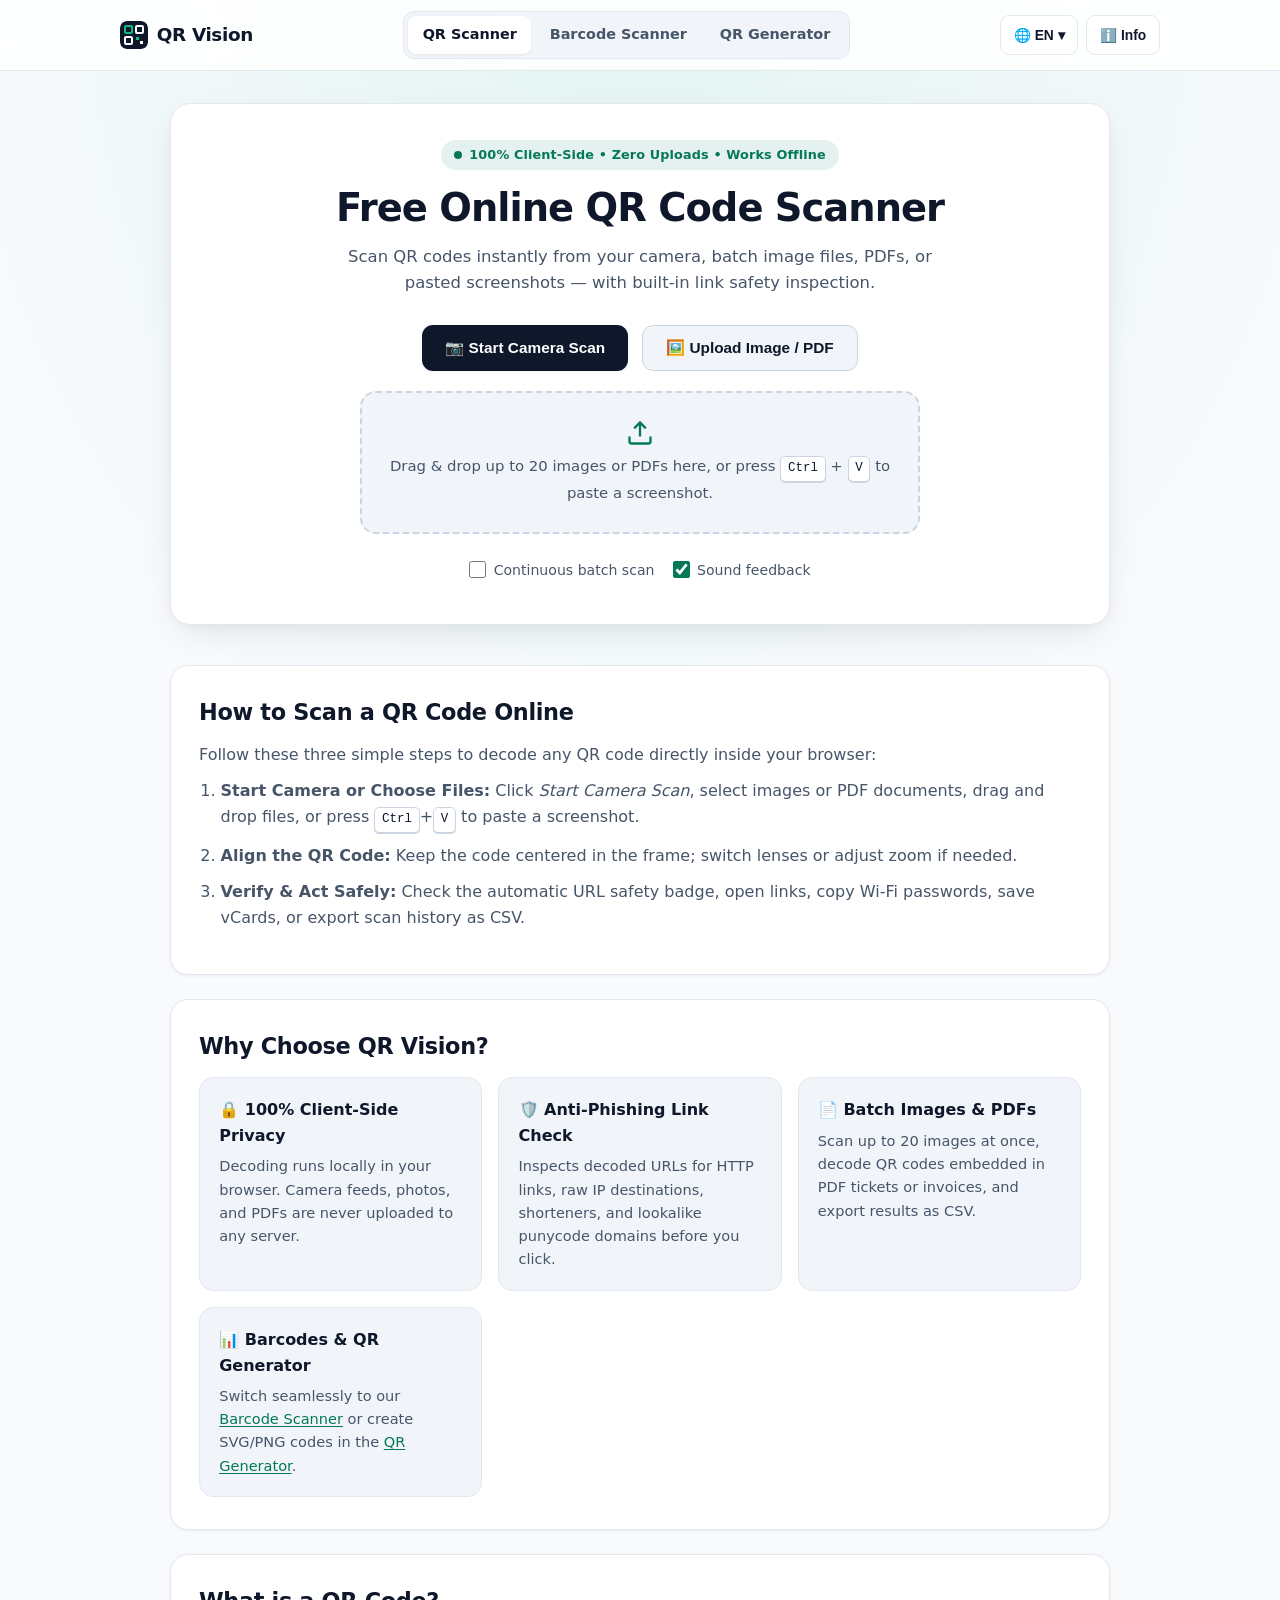
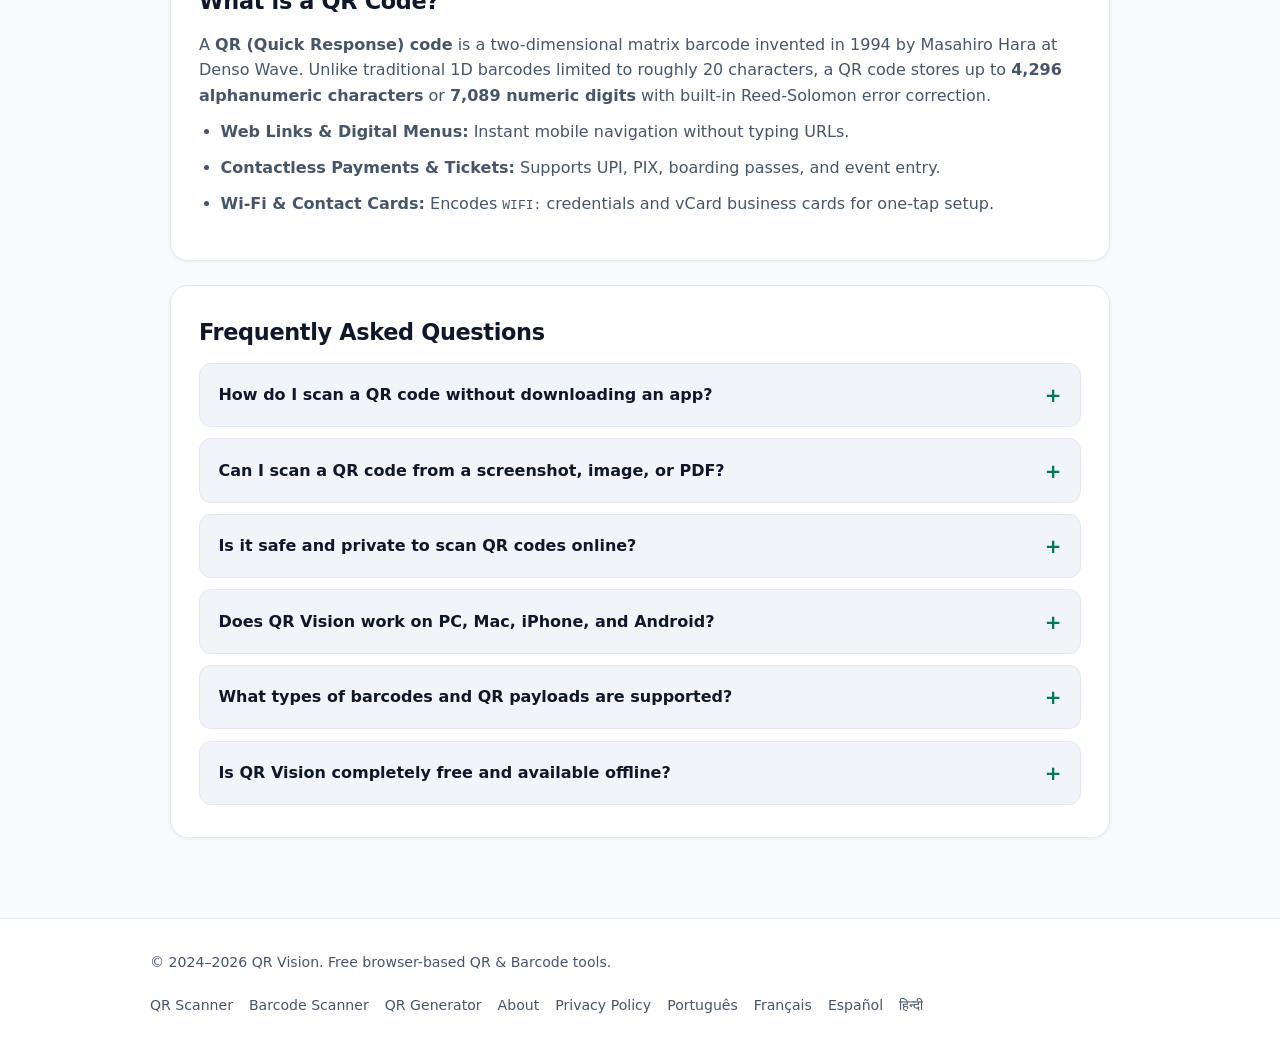
<file: index.html>
<!DOCTYPE html>
<html lang="en">

<head>
  <meta charset="utf-8">
  <meta name="viewport" content="width=device-width, initial-scale=1.0">
  <meta name="color-scheme" content="light dark">
  <meta name="referrer" content="strict-origin-when-cross-origin">

  <title>Free Online QR Code Scanner - Scan Camera, Images &amp; PDFs | QR Vision</title>
  <meta name="description"
    content="Scan QR codes online instantly using your camera, uploaded images, PDFs, or clipboard paste. Free, fast, and 100% private client-side QR code reader with link safety checks.">
  <meta name="keywords"
    content="qr code scanner, qr code reader, scan qr code online, scan qr from image, scan qr from pdf, free qr scanner">
  <link rel="canonical" href="https://qrvision.github.io/">

  <!-- Multilingual Hreflang -->
  <link rel="alternate" hreflang="en" href="https://qrvision.github.io/">
  <link rel="alternate" hreflang="pt-BR" href="https://qrvision.github.io/pt/">
  <link rel="alternate" hreflang="fr" href="https://qrvision.github.io/fr/">
  <link rel="alternate" hreflang="es" href="https://qrvision.github.io/es/">
  <link rel="alternate" hreflang="hi" href="https://qrvision.github.io/hi/">
  <link rel="alternate" hreflang="x-default" href="https://qrvision.github.io/">

  <!-- Open Graph / Twitter -->
  <meta property="og:type" content="website">
  <meta property="og:url" content="https://qrvision.github.io/">
  <meta property="og:title" content="Free Online QR Code Scanner - Scan Instantly | QR Vision">
  <meta property="og:description"
    content="Scan QR codes from camera, images, PDFs, or Ctrl+V paste. 100% private, works offline.">
  <meta property="og:image" content="https://qrvision.github.io/image/og-preview.png">
  <meta property="og:site_name" content="QR Vision">
  <meta name="twitter:card" content="summary_large_image">
  <meta name="twitter:title" content="Free Online QR Code Scanner | QR Vision">
  <meta name="twitter:description" content="Scan QR codes instantly from camera, images, PDFs, or clipboard paste.">
  <meta name="twitter:image" content="https://qrvision.github.io/image/og-preview.png">

  <!-- Webmaster Verifications -->
  <meta name="google-site-verification" content="J4i7U8BoUdSe9vM605fuLa4323DhqnTh3aqJXRbPNLE">
  <meta name="msvalidate.01" content="6B207FDEE38E8B1F2AC60875FBCDE2F5">

  <!-- PWA & Icons -->
  <meta name="theme-color" content="#0f172a">
  <meta name="mobile-web-app-capable" content="yes">
  <meta name="apple-mobile-web-app-capable" content="yes">
  <meta name="format-detection" content="telephone=no">
  <link rel="apple-touch-icon" sizes="180x180" href="/image/apple-touch-icon.png">
  <link rel="icon" type="image/png" sizes="32x32" href="/image/favicon-32x32.png">
  <link rel="icon" type="image/png" sizes="16x16" href="/image/favicon-16x16.png">
  <link rel="manifest" href="/image/site.webmanifest">
  <link rel="ard" href="https://qrvision.github.io/.well-known/ard.json">

  <!-- Resource Hints -->
  <link rel="preconnect" href="https://cdnjs.cloudflare.com" crossorigin>
  <link rel="dns-prefetch" href="https://cdnjs.cloudflare.com">
  <link rel="dns-prefetch" href="https://www.googletagmanager.com">

  <link rel="stylesheet" href="/css/styles.css">

  <!-- Structured Data (SEO + AEO + GEO) -->
  <script type="application/ld+json">
  {
    "@context": "https://schema.org",
    "@type": "WebApplication",
    "name": "QR Vision - Free Online QR Code Scanner",
    "url": "https://qrvision.github.io/",
    "applicationCategory": "UtilitiesApplication",
    "operatingSystem": "All",
    "browserRequirements": "Requires JavaScript and modern web browser",
    "description": "Fast, free, and 100% private online QR code scanner supporting live camera, batch images, PDF files, clipboard paste, and link safety checks.",
    "offers": { "@type": "Offer", "price": "0", "priceCurrency": "USD" },
    "featureList": [
      "Live camera scanning with camera switcher, zoom, and flashlight",
      "Batch image upload and PDF document QR scanning",
      "Clipboard paste screenshot scanning (Ctrl+V)",
      "Anti-phishing URL host inspection before opening links",
      "Smart actions for URLs, Wi-Fi, vCards, Email, Phone, and Maps",
      "Local scan history with CSV export"
    ],
    "screenshot": "https://qrvision.github.io/image/og-preview.png",
    "author": { "@type": "Organization", "name": "QR Vision", "url": "https://qrvision.github.io/" }
  }
  </script>
  <script type="application/ld+json">
  {
    "@context": "https://schema.org",
    "@type": "Organization",
    "name": "QR Vision",
    "url": "https://qrvision.github.io/",
    "logo": "https://qrvision.github.io/image/android-chrome-512x512.png",
    "contactPoint": { "@type": "ContactPoint", "email": "hashtagfor@outlook.com", "contactType": "customer support" },
    "sameAs": ["https://github.com/qrvision/qrvision.github.io"]
  }
  </script>
  <script type="application/ld+json">
  {
    "@context": "https://schema.org",
    "@type": "BreadcrumbList",
    "itemListElement": [
      { "@type": "ListItem", "position": 1, "name": "Home", "item": "https://qrvision.github.io/" },
      { "@type": "ListItem", "position": 2, "name": "QR Code Scanner", "item": "https://qrvision.github.io/" }
    ]
  }
  </script>
  <script type="application/ld+json">
  {
    "@context": "https://schema.org",
    "@type": "HowTo",
    "name": "How to Scan a QR Code Online Without an App",
    "description": "Use QR Vision in any mobile or desktop browser to scan QR codes from your camera, saved images, or PDFs.",
    "step": [
      { "@type": "HowToStep", "position": 1, "name": "Start camera or choose files", "text": "Click Start Camera Scan, upload images or PDFs, drag and drop files, or press Ctrl+V to paste a screenshot." },
      { "@type": "HowToStep", "position": 2, "name": "Align the QR code", "text": "Hold your device steady with the QR code centered inside the viewfinder." },
      { "@type": "HowToStep", "position": 3, "name": "Inspect and act on the result", "text": "Review the link safety check, open the link, copy Wi-Fi credentials, or export your local history as CSV." }
    ]
  }
  </script>
  <script type="application/ld+json">
  {
    "@context": "https://schema.org",
    "@type": "FAQPage",
    "mainEntity": [
      {
        "@type": "Question",
        "name": "How do I scan a QR code without downloading an app?",
        "acceptedAnswer": { "@type": "Answer", "text": "Open QR Vision in any browser, click Start Camera Scan, allow camera access, and point at the QR code. The decoded result appears immediately with zero app installation." }
      },
      {
        "@type": "Question",
        "name": "Can I scan a QR code from a screenshot, image, or PDF?",
        "acceptedAnswer": { "@type": "Answer", "text": "Yes. Click Upload Image / PDF to scan single or multiple images and PDF documents, drag and drop files onto the page, or press Ctrl+V to paste a screenshot directly." }
      },
      {
        "@type": "Question",
        "name": "Is it safe and private to scan QR codes online?",
        "acceptedAnswer": { "@type": "Answer", "text": "Yes. QR Vision decodes everything locally inside your browser. Your camera feed, images, and PDFs never leave your device, and URLs are checked for phishing warnings before you click." }
      },
      {
        "@type": "Question",
        "name": "Does QR Vision work on PC, Mac, iPhone, and Android?",
        "acceptedAnswer": { "@type": "Answer", "text": "Yes. QR Vision works across Windows, macOS, Linux, iOS, and Android browsers using a webcam, phone camera, or uploaded files." }
      },
      {
        "@type": "Question",
        "name": "What types of barcodes and QR payloads are supported?",
        "acceptedAnswer": { "@type": "Answer", "text": "QR Vision decodes URLs, Wi-Fi networks, vCard contacts, emails, phone numbers, SMS links, GPS coordinates, and plain text, plus EAN, UPC, Code 128, and Code 39 barcodes on the Barcode Scanner page." }
      },
      {
        "@type": "Question",
        "name": "Is QR Vision completely free and available offline?",
        "acceptedAnswer": { "@type": "Answer", "text": "Yes. QR Vision is 100% free with no ads or sign-ups, and works offline as an installable Progressive Web App (PWA)." }
      }
    ]
  }
  </script>
</head>

<body>
  <header class="site-header">
    <div class="header-inner">
      <a href="/" class="brand">
        <svg class="brand-icon" width="28" height="28" viewBox="0 0 28 28" fill="none" aria-hidden="true">
          <rect width="28" height="28" rx="6" fill="#0f172a" />
          <rect x="5" y="5" width="7" height="7" rx="1" stroke="#10b981" stroke-width="2" />
          <rect x="16" y="5" width="7" height="7" rx="1" stroke="#fff" stroke-width="2" />
          <rect x="5" y="16" width="7" height="7" rx="1" stroke="#fff" stroke-width="2" />
          <rect x="16" y="16" width="3" height="3" fill="#10b981" />
          <rect x="20" y="20" width="3" height="3" fill="#fff" />
        </svg>
        <span>QR Vision</span>
      </a>

      <nav class="main-nav" aria-label="Main navigation">
        <a href="/" class="nav-link" aria-current="page">QR Scanner</a>
        <a href="/barcode.html" class="nav-link">Barcode Scanner</a>
        <a href="/generator.html" class="nav-link">QR Generator</a>
      </nav>

      <div class="header-actions">
        <button type="button" class="icon-btn" popovertarget="lang-popover" title="Select language">🌐 EN ▾</button>
        <button type="button" class="icon-btn" popovertarget="info-popover" title="About and contact info">ℹ️
          Info</button>
      </div>
    </div>
  </header>

  <div id="lang-popover" popover>
    <strong>Select Language</strong>
    <nav class="lang-list" aria-label="Language navigation">
      <a href="/" hreflang="en">🇺🇸 English (EN)</a>
      <a href="/pt/" hreflang="pt-BR">🇧🇷 Português (PT)</a>
      <a href="/fr/" hreflang="fr">🇫🇷 Français (FR)</a>
      <a href="/es/" hreflang="es">🇪🇸 Español (ES)</a>
      <a href="/hi/" hreflang="hi">🇮🇳 हिन्दी (HI)</a>
    </nav>
  </div>

  <div id="info-popover" popover>
    <strong>QR Vision</strong>
    <p style="font-size: 0.9rem; color: var(--text-muted); margin: 0.5rem 0;">
      Fast, private, browser-based QR and barcode tools. All decoding happens locally on your device.
    </p>
    <p style="font-size: 0.88rem; margin-bottom: 0.5rem;">
      Contact: <a href="mailto:hashtagfor@outlook.com">hashtagfor@outlook.com</a>
    </p>
    <p style="font-size: 0.88rem;">
      <a href="/about.html">About</a> · <a href="/privacy.html">Privacy Policy</a>
    </p>
  </div>

  <main>
    <section class="tool-card" aria-label="QR Code Scanner">
      <div class="hero-badge">
        <span class="hero-badge-dot" aria-hidden="true"></span>
        <span>100% Client-Side • Zero Uploads • Works Offline</span>
      </div>
      <h1>Free Online QR Code Scanner</h1>
      <p class="lead-text">
        Scan QR codes instantly from your camera, batch image files, PDFs, or pasted screenshots — with built-in link
        safety inspection.
      </p>

      <div id="scanner-controls" class="scanner-actions">
        <button id="start-button" type="button" class="btn btn-primary">
          📷 Start Camera Scan
        </button>
        <button id="upload-button" type="button" class="btn btn-secondary">
          🖼️ Upload Image / PDF
        </button>
        <input type="file" id="file-input" accept="image/*,.pdf,application/pdf" multiple hidden>
      </div>

      <div id="drop-zone" class="drop-zone" aria-label="Drag and drop images or PDFs">
        <svg width="28" height="28" viewBox="0 0 24 24" fill="none" stroke="currentColor" stroke-width="2"
          aria-hidden="true">
          <path d="M21 15v4a2 2 0 0 1-2 2H5a2 2 0 0 1-2-2v-4" />
          <polyline points="17 8 12 3 7 8" />
          <line x1="12" y1="3" x2="12" y2="15" />
        </svg>
        <span>Drag &amp; drop up to 20 images or PDFs here, or press <kbd>Ctrl</kbd> + <kbd>V</kbd> to paste a
          screenshot.</span>
      </div>

      <div class="scanner-options">
        <label class="toggle-label">
          <input type="checkbox" id="continuous-toggle">
          <span>Continuous batch scan</span>
        </label>
        <label class="toggle-label">
          <input type="checkbox" id="beep-toggle" checked>
          <span>Sound feedback</span>
        </label>
      </div>

      <div id="status-banner" class="status-banner" role="status" aria-live="polite"></div>

      <div id="reader-container" role="region" aria-label="Camera viewfinder">
        <div id="reader"></div>
        <div class="camera-controls">
          <select id="camera-select" class="camera-select" aria-label="Select camera" hidden></select>
          <label id="zoom-wrap" class="zoom-control" hidden>
            <span>Zoom</span>
            <input id="zoom-slider" type="range" min="1" max="4" step="0.1" value="1">
          </label>
          <button id="torch-button" type="button" class="btn btn-secondary btn-sm" hidden>🔦 Flashlight</button>
          <button id="stop-button" type="button" class="btn btn-danger btn-sm">Stop</button>
        </div>
      </div>

      <div id="history-section" class="history-section" hidden>
        <div class="history-header">
          <h2>Recent Scans (Stored Locally)</h2>
          <div class="history-actions">
            <button id="export-csv-btn" type="button" class="btn btn-secondary btn-sm">Export CSV</button>
            <button id="clear-history-btn" type="button" class="btn btn-secondary btn-sm">Clear</button>
          </div>
        </div>
        <ul id="history-list" class="history-list"></ul>
      </div>
    </section>

    <section id="how-to-use" class="content-section">
      <h2>How to Scan a QR Code Online</h2>
      <p>Follow these three simple steps to decode any QR code directly inside your browser:</p>
      <ol>
        <li><strong>Start Camera or Choose Files:</strong> Click <em>Start Camera Scan</em>, select images or PDF
          documents, drag and drop files, or press <kbd>Ctrl</kbd>+<kbd>V</kbd> to paste a screenshot.</li>
        <li><strong>Align the QR Code:</strong> Keep the code centered in the frame; switch lenses or adjust zoom if
          needed.</li>
        <li><strong>Verify &amp; Act Safely:</strong> Check the automatic URL safety badge, open links, copy Wi-Fi
          passwords, save vCards, or export scan history as CSV.</li>
      </ol>
    </section>

    <section id="features" class="content-section">
      <h2>Why Choose QR Vision?</h2>
      <div class="feature-grid">
        <article class="feature-card">
          <h3>🔒 100% Client-Side Privacy</h3>
          <p>Decoding runs locally in your browser. Camera feeds, photos, and PDFs are never uploaded to any server.</p>
        </article>
        <article class="feature-card">
          <h3>🛡️ Anti-Phishing Link Check</h3>
          <p>Inspects decoded URLs for HTTP links, raw IP destinations, shorteners, and lookalike punycode domains
            before you click.</p>
        </article>
        <article class="feature-card">
          <h3>📄 Batch Images &amp; PDFs</h3>
          <p>Scan up to 20 images at once, decode QR codes embedded in PDF tickets or invoices, and export results as
            CSV.</p>
        </article>
        <article class="feature-card">
          <h3>📊 Barcodes &amp; QR Generator</h3>
          <p>Switch seamlessly to our <a href="/barcode.html">Barcode Scanner</a> or create SVG/PNG codes in the <a
              href="/generator.html">QR Generator</a>.</p>
        </article>
      </div>
    </section>

    <section id="what-is-qr-code" class="content-section">
      <h2>What is a QR Code?</h2>
      <p>
        A <strong>QR (Quick Response) code</strong> is a two-dimensional matrix barcode invented in 1994 by Masahiro
        Hara at Denso Wave.
        Unlike traditional 1D barcodes limited to roughly 20 characters, a QR code stores up to <strong>4,296
          alphanumeric characters</strong>
        or <strong>7,089 numeric digits</strong> with built-in Reed-Solomon error correction.
      </p>
      <ul>
        <li><strong>Web Links &amp; Digital Menus:</strong> Instant mobile navigation without typing URLs.</li>
        <li><strong>Contactless Payments &amp; Tickets:</strong> Supports UPI, PIX, boarding passes, and event entry.
        </li>
        <li><strong>Wi-Fi &amp; Contact Cards:</strong> Encodes <code>WIFI:</code> credentials and vCard business cards
          for one-tap setup.</li>
      </ul>
    </section>

    <section id="faq" class="content-section">
      <h2>Frequently Asked Questions</h2>
      <div class="faq-list">
        <details class="faq-item">
          <summary>How do I scan a QR code without downloading an app?</summary>
          <p>Open QR Vision in any mobile or desktop browser, click <strong>Start Camera Scan</strong>, allow camera
            permissions, and point your camera at the QR code.</p>
        </details>
        <details class="faq-item">
          <summary>Can I scan a QR code from a screenshot, image, or PDF?</summary>
          <p>Yes. Click <strong>Upload Image / PDF</strong> to scan single or multiple images and PDF documents, drag
            and drop files, or press <kbd>Ctrl</kbd>+<kbd>V</kbd> to paste a screenshot.</p>
        </details>
        <details class="faq-item">
          <summary>Is it safe and private to scan QR codes online?</summary>
          <p>Yes. Every scan is processed locally in your browser. Files never leave your device, and URLs display a
            safety preview before you open them.</p>
        </details>
        <details class="faq-item">
          <summary>Does QR Vision work on PC, Mac, iPhone, and Android?</summary>
          <p>Yes. QR Vision works across Windows, macOS, Linux, iOS, and Android browsers via webcam, phone camera, or
            uploaded files.</p>
        </details>
        <details class="faq-item">
          <summary>What types of barcodes and QR payloads are supported?</summary>
          <p>QR Vision decodes URLs, Wi-Fi networks, vCard contacts, emails, phone numbers, SMS links, GPS coordinates,
            and plain text, plus EAN, UPC, Code 128, and Code 39 on our <a href="/barcode.html">Barcode Scanner</a>.</p>
        </details>
        <details class="faq-item">
          <summary>Is QR Vision completely free and available offline?</summary>
          <p>Yes. QR Vision is 100% free with no limits or sign-ups, and works offline as an installable Progressive Web
            App (PWA).</p>
        </details>
      </div>
    </section>
  </main>

  <dialog id="result-modal" aria-labelledby="result-dialog-title">
    <h2 id="result-dialog-title">Scanned Result</h2>
    <div class="safety-banner" hidden></div>
    <div class="result-box" id="result-text"></div>
    <div class="dialog-actions">
      <span id="smart-action-slot"></span>
      <button type="button" id="copy-result-btn" class="btn btn-primary">Copy</button>
      <form method="dialog">
        <button type="submit" class="btn btn-secondary">Close</button>
      </form>
    </div>
  </dialog>

  <footer class="site-footer">
    <div class="footer-inner">
      <p>&copy; 2024–2026 QR Vision. Free browser-based QR &amp; Barcode tools.</p>
      <nav class="footer-links" aria-label="Footer navigation">
        <a href="/">QR Scanner</a>
        <a href="/barcode.html">Barcode Scanner</a>
        <a href="/generator.html">QR Generator</a>
        <a href="/about.html">About</a>
        <a href="/privacy.html">Privacy Policy</a>
        <a href="/pt/">Português</a>
        <a href="/fr/">Français</a>
        <a href="/es/">Español</a>
        <a href="/hi/">हिन्दी</a>
      </nav>
    </div>
  </footer>

  <script defer src="/js/app.js"></script>
  <script defer src="/js/qr-scanner.js"></script>
</body>

</html>
</file>
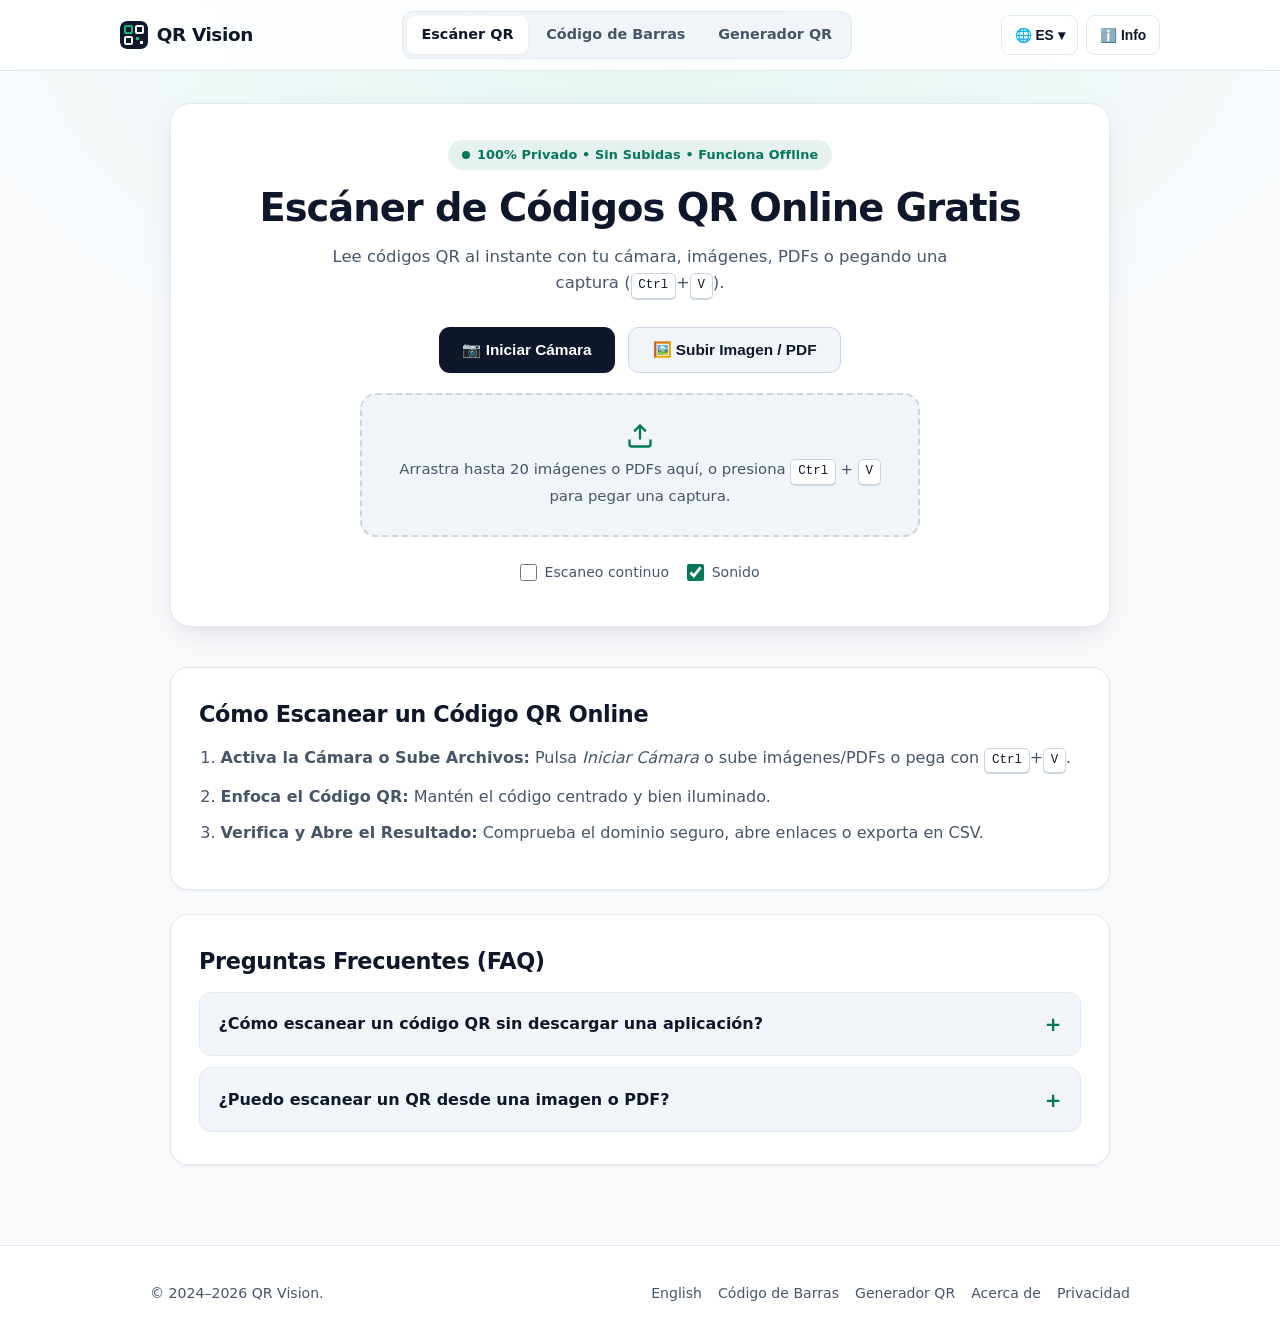
<file: es/index.html>
<!DOCTYPE html>
<html lang="es">
<head>
  <meta charset="utf-8">
  <meta name="viewport" content="width=device-width, initial-scale=1.0">
  <meta name="color-scheme" content="light dark">
  <meta name="referrer" content="strict-origin-when-cross-origin">

  <title>Escanear Código QR Online Gratis - Cámara, Imagen y PDF | QR Vision</title>
  <meta name="description" content="Escanea códigos QR online al instante usando tu cámara, imágenes, PDFs o pegando una captura (Ctrl+V). Gratis, rápido y 100% privado sin instalar aplicaciones.">
  <meta name="keywords" content="escanear codigo qr online, lector qr online, leer qr desde imagen, escaner qr gratis">
  <link rel="canonical" href="https://qrvision.github.io/es/">

  <link rel="alternate" hreflang="en" href="https://qrvision.github.io/">
  <link rel="alternate" hreflang="pt-BR" href="https://qrvision.github.io/pt/">
  <link rel="alternate" hreflang="fr" href="https://qrvision.github.io/fr/">
  <link rel="alternate" hreflang="es" href="https://qrvision.github.io/es/">
  <link rel="alternate" hreflang="hi" href="https://qrvision.github.io/hi/">
  <link rel="alternate" hreflang="x-default" href="https://qrvision.github.io/">

  <meta property="og:type" content="website">
  <meta property="og:url" content="https://qrvision.github.io/es/">
  <meta property="og:title" content="Escanear Código QR Online Gratis | QR Vision">
  <meta property="og:description" content="Escanea códigos QR al instante desde tu navegador sin instalar apps.">
  <meta property="og:image" content="https://qrvision.github.io/image/og-preview.png">
  <meta property="og:site_name" content="QR Vision">
  <meta name="twitter:card" content="summary_large_image">
  <meta name="twitter:title" content="Escanear Código QR Online Gratis | QR Vision">
  <meta name="twitter:description" content="Lector de códigos QR gratuito desde cámara, imagen o PDF.">
  <meta name="twitter:image" content="https://qrvision.github.io/image/og-preview.png">

  <meta name="google-site-verification" content="J4i7U8BoUdSe9vM605fuLa4323DhqnTh3aqJXRbPNLE">
  <meta name="msvalidate.01" content="6B207FDEE38E8B1F2AC60875FBCDE2F5">
  <meta name="theme-color" content="#0f172a">
  <link rel="apple-touch-icon" sizes="180x180" href="/image/apple-touch-icon.png">
  <link rel="icon" type="image/png" sizes="32x32" href="/image/favicon-32x32.png">
  <link rel="icon" type="image/png" sizes="16x16" href="/image/favicon-16x16.png">
  <link rel="manifest" href="/image/site.webmanifest">

  <link rel="preconnect" href="https://cdnjs.cloudflare.com" crossorigin>
  <link rel="dns-prefetch" href="https://cdnjs.cloudflare.com">
  <link rel="dns-prefetch" href="https://www.googletagmanager.com">
  <link rel="stylesheet" href="/css/styles.css">

  <script type="application/ld+json">
  {
    "@context": "https://schema.org",
    "@type": "WebApplication",
    "name": "QR Vision - Escáner de Códigos QR Online",
    "url": "https://qrvision.github.io/es/",
    "inLanguage": "es",
    "applicationCategory": "UtilitiesApplication",
    "operatingSystem": "All",
    "description": "Escáner de códigos QR gratuito desde el navegador usando cámara web, imagen, PDF o portapapeles.",
    "offers": { "@type": "Offer", "price": "0", "priceCurrency": "USD" }
  }
  </script>
  <script type="application/ld+json">
  {
    "@context": "https://schema.org",
    "@type": "FAQPage",
    "mainEntity": [
      { "@type": "Question", "name": "¿Cómo escanear un código QR sin descargar una aplicación?", "acceptedAnswer": { "@type": "Answer", "text": "Abre QR Vision en tu navegador, pulsa Iniciar Cámara, concede permiso y apunta al código QR." } },
      { "@type": "Question", "name": "¿Puedo escanear un QR desde una imagen o PDF?", "acceptedAnswer": { "@type": "Answer", "text": "Sí. Pulsa Subir Imagen / PDF, arrastra archivos o pega una captura con Ctrl+V." } }
    ]
  }
  </script>
</head>
<body>
  <header class="site-header">
    <div class="header-inner">
      <a href="/es/" class="brand">
        <svg class="brand-icon" width="28" height="28" viewBox="0 0 28 28" fill="none" aria-hidden="true"><rect width="28" height="28" rx="6" fill="#0f172a"/><rect x="5" y="5" width="7" height="7" rx="1" stroke="#10b981" stroke-width="2"/><rect x="16" y="5" width="7" height="7" rx="1" stroke="#fff" stroke-width="2"/><rect x="5" y="16" width="7" height="7" rx="1" stroke="#fff" stroke-width="2"/><rect x="16" y="16" width="3" height="3" fill="#10b981"/><rect x="20" y="20" width="3" height="3" fill="#fff"/></svg>
        <span>QR Vision</span>
      </a>
      <nav class="main-nav" aria-label="Navegación principal">
        <a href="/es/" class="nav-link" aria-current="page">Escáner QR</a>
        <a href="/barcode.html" class="nav-link">Código de Barras</a>
        <a href="/generator.html" class="nav-link">Generador QR</a>
      </nav>
      <div class="header-actions">
        <button type="button" class="icon-btn" popovertarget="lang-popover" title="Seleccionar idioma">🌐 ES ▾</button>
        <button type="button" class="icon-btn" popovertarget="info-popover" title="Información">ℹ️ Info</button>
      </div>
    </div>
  </header>

  <div id="lang-popover" popover>
    <strong>Seleccionar Idioma</strong>
    <nav class="lang-list" aria-label="Idiomas">
      <a href="/" hreflang="en">🇺🇸 English (EN)</a>
      <a href="/pt/" hreflang="pt-BR">🇧🇷 Português (PT)</a>
      <a href="/fr/" hreflang="fr">🇫🇷 Français (FR)</a>
      <a href="/es/" hreflang="es">🇪🇸 Español (ES)</a>
      <a href="/hi/" hreflang="hi">🇮🇳 हिन्दी (HI)</a>
    </nav>
  </div>

  <div id="info-popover" popover>
    <strong>QR Vision</strong>
    <p style="font-size: 0.9rem; color: var(--text-muted); margin: 0.5rem 0;">Lector de códigos QR rápido y 100% privado directamente en tu navegador.</p>
    <p style="font-size: 0.88rem;"><a href="/about.html">Acerca de</a> · <a href="/privacy.html">Privacidad</a></p>
  </div>

  <main>
    <section class="tool-card" aria-label="Escáner QR Online">
      <div class="hero-badge">
        <span class="hero-badge-dot" aria-hidden="true"></span>
        <span>100% Privado • Sin Subidas • Funciona Offline</span>
      </div>
      <h1>Escáner de Códigos QR Online Gratis</h1>
      <p class="lead-text">
        Lee códigos QR al instante con tu cámara, imágenes, PDFs o pegando una captura (<kbd>Ctrl</kbd>+<kbd>V</kbd>).
      </p>

      <div class="scanner-actions">
        <button id="start-button" type="button" class="btn btn-primary">📷 Iniciar Cámara</button>
        <button id="upload-button" type="button" class="btn btn-secondary">🖼️ Subir Imagen / PDF</button>
        <input type="file" id="file-input" accept="image/*,.pdf,application/pdf" multiple hidden>
      </div>

      <div id="drop-zone" class="drop-zone">
        <svg width="28" height="28" viewBox="0 0 24 24" fill="none" stroke="currentColor" stroke-width="2" aria-hidden="true">
          <path d="M21 15v4a2 2 0 0 1-2 2H5a2 2 0 0 1-2-2v-4"/>
          <polyline points="17 8 12 3 7 8"/>
          <line x1="12" y1="3" x2="12" y2="15"/>
        </svg>
        <span>Arrastra hasta 20 imágenes o PDFs aquí, o presiona <kbd>Ctrl</kbd> + <kbd>V</kbd> para pegar una captura.</span>
      </div>

      <div class="scanner-options">
        <label class="toggle-label"><input type="checkbox" id="continuous-toggle"><span>Escaneo continuo</span></label>
        <label class="toggle-label"><input type="checkbox" id="beep-toggle" checked><span>Sonido</span></label>
      </div>

      <div id="status-banner" class="status-banner" role="status" aria-live="polite"></div>

      <div id="reader-container" role="region" aria-label="Visor de cámara">
        <div id="reader"></div>
        <div class="camera-controls">
          <select id="camera-select" class="camera-select" aria-label="Seleccionar cámara" hidden></select>
          <label id="zoom-wrap" class="zoom-control" hidden><span>Zoom</span><input id="zoom-slider" type="range" min="1" max="4" step="0.1" value="1"></label>
          <button id="torch-button" type="button" class="btn btn-secondary btn-sm" hidden>🔦 Linterna</button>
          <button id="stop-button" type="button" class="btn btn-danger btn-sm">Detener</button>
        </div>
      </div>

      <div id="history-section" class="history-section" hidden>
        <div class="history-header">
          <h2>Historial Reciente (Guardado Localmente)</h2>
          <div class="history-actions">
            <button id="export-csv-btn" type="button" class="btn btn-secondary btn-sm">Exportar CSV</button>
            <button id="clear-history-btn" type="button" class="btn btn-secondary btn-sm">Limpiar</button>
          </div>
        </div>
        <ul id="history-list" class="history-list"></ul>
      </div>
    </section>

    <section class="content-section">
      <h2>Cómo Escanear un Código QR Online</h2>
      <ol>
        <li><strong>Activa la Cámara o Sube Archivos:</strong> Pulsa <em>Iniciar Cámara</em> o sube imágenes/PDFs o pega con <kbd>Ctrl</kbd>+<kbd>V</kbd>.</li>
        <li><strong>Enfoca el Código QR:</strong> Mantén el código centrado y bien iluminado.</li>
        <li><strong>Verifica y Abre el Resultado:</strong> Comprueba el dominio seguro, abre enlaces o exporta en CSV.</li>
      </ol>
    </section>

    <section class="content-section">
      <h2>Preguntas Frecuentes (FAQ)</h2>
      <div class="faq-list">
        <details class="faq-item">
          <summary>¿Cómo escanear un código QR sin descargar una aplicación?</summary>
          <p>Abre QR Vision en tu navegador, pulsa <strong>Iniciar Cámara</strong> y apunta al código QR.</p>
        </details>
        <details class="faq-item">
          <summary>¿Puedo escanear un QR desde una imagen o PDF?</summary>
          <p>Sí. Sube archivos PNG, JPG, WEBP o PDF, o pega una captura con <kbd>Ctrl</kbd>+<kbd>V</kbd>.</p>
        </details>
      </div>
    </section>
  </main>

  <dialog id="result-modal" aria-labelledby="result-dialog-title">
    <h2 id="result-dialog-title">Resultado Escaneado</h2>
    <div class="safety-banner" hidden></div>
    <div class="result-box" id="result-text"></div>
    <div class="dialog-actions">
      <span id="smart-action-slot"></span>
      <button type="button" id="copy-result-btn" class="btn btn-primary">Copiar</button>
      <form method="dialog"><button type="submit" class="btn btn-secondary">Cerrar</button></form>
    </div>
  </dialog>

  <footer class="site-footer">
    <div class="footer-inner">
      <p>&copy; 2024–2026 QR Vision.</p>
      <nav class="footer-links" aria-label="Pie de página">
        <a href="/">English</a>
        <a href="/barcode.html">Código de Barras</a>
        <a href="/generator.html">Generador QR</a>
        <a href="/about.html">Acerca de</a>
        <a href="/privacy.html">Privacidad</a>
      </nav>
    </div>
  </footer>

  <script>
    window.QR_I18N = {
      loadingLib: 'Cargando escáner...',
      noCamera: 'No se detectó ninguna cámara. Intenta subir una imagen.',
      cameraFailed: 'Error al acceder a la cámara: ',
      noQrFound: 'No se encontró ningún código QR en este archivo.',
      batchDone: 'Escaneo por lotes completado: ',
      copyLabel: 'Copiar'
    };
  </script>
  <script defer src="/js/app.js"></script>
  <script defer src="/js/qr-scanner.js"></script>
</body>
</html>
</file>
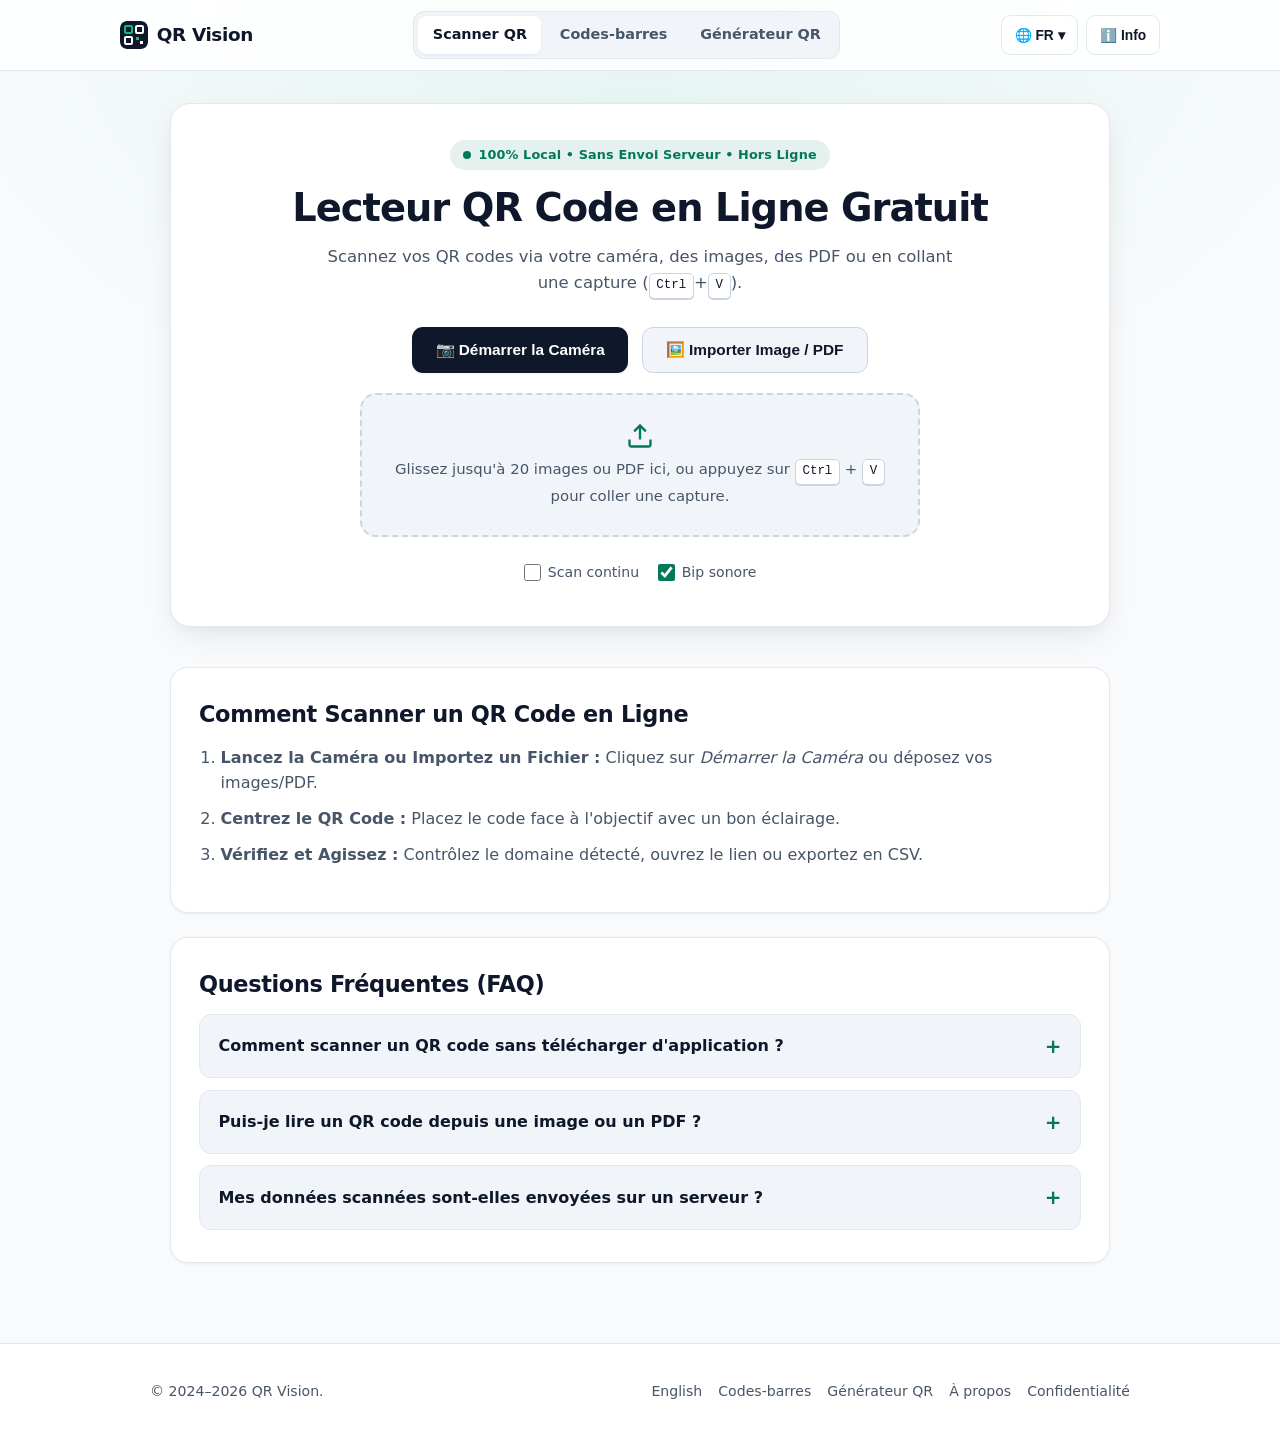
<file: fr/index.html>
<!DOCTYPE html>
<html lang="fr">
<head>
  <meta charset="utf-8">
  <meta name="viewport" content="width=device-width, initial-scale=1.0">
  <meta name="color-scheme" content="light dark">
  <meta name="referrer" content="strict-origin-when-cross-origin">

  <title>Lecteur QR Code en Ligne Gratuit - Caméra, Image &amp; PDF | QR Vision</title>
  <meta name="description" content="Scanner de QR code en ligne rapide et gratuit. Lisez vos QR codes par caméra, image, PDF ou capture d'écran (Ctrl+V), sans application et 100% privé.">
  <meta name="keywords" content="lecteur qr code en ligne, scanner qr code, lire qr code depuis image, lecteur qr gratuit">
  <link rel="canonical" href="https://qrvision.github.io/fr/">

  <link rel="alternate" hreflang="en" href="https://qrvision.github.io/">
  <link rel="alternate" hreflang="pt-BR" href="https://qrvision.github.io/pt/">
  <link rel="alternate" hreflang="fr" href="https://qrvision.github.io/fr/">
  <link rel="alternate" hreflang="es" href="https://qrvision.github.io/es/">
  <link rel="alternate" hreflang="hi" href="https://qrvision.github.io/hi/">
  <link rel="alternate" hreflang="x-default" href="https://qrvision.github.io/">

  <meta property="og:type" content="website">
  <meta property="og:url" content="https://qrvision.github.io/fr/">
  <meta property="og:title" content="Lecteur QR Code en Ligne Gratuit | QR Vision">
  <meta property="og:description" content="Scannez vos QR codes instantanément dans votre navigateur, sans installation.">
  <meta property="og:image" content="https://qrvision.github.io/image/og-preview.png">
  <meta property="og:site_name" content="QR Vision">
  <meta name="twitter:card" content="summary_large_image">
  <meta name="twitter:title" content="Lecteur QR Code en Ligne Gratuit | QR Vision">
  <meta name="twitter:description" content="Scanner QR code gratuit par webcam, image ou PDF.">
  <meta name="twitter:image" content="https://qrvision.github.io/image/og-preview.png">

  <meta name="google-site-verification" content="J4i7U8BoUdSe9vM605fuLa4323DhqnTh3aqJXRbPNLE">
  <meta name="msvalidate.01" content="6B207FDEE38E8B1F2AC60875FBCDE2F5">
  <meta name="theme-color" content="#0f172a">
  <link rel="apple-touch-icon" sizes="180x180" href="/image/apple-touch-icon.png">
  <link rel="icon" type="image/png" sizes="32x32" href="/image/favicon-32x32.png">
  <link rel="icon" type="image/png" sizes="16x16" href="/image/favicon-16x16.png">
  <link rel="manifest" href="/image/site.webmanifest">

  <link rel="preconnect" href="https://cdnjs.cloudflare.com" crossorigin>
  <link rel="dns-prefetch" href="https://cdnjs.cloudflare.com">
  <link rel="dns-prefetch" href="https://www.googletagmanager.com">
  <link rel="stylesheet" href="/css/styles.css">

  <script type="application/ld+json">
  {
    "@context": "https://schema.org",
    "@type": "WebApplication",
    "name": "QR Vision - Lecteur QR Code en Ligne",
    "url": "https://qrvision.github.io/fr/",
    "inLanguage": "fr",
    "applicationCategory": "UtilitiesApplication",
    "operatingSystem": "All",
    "description": "Lecteur de QR Code en ligne gratuit par caméra, image, PDF ou presse-papiers sans application.",
    "offers": { "@type": "Offer", "price": "0", "priceCurrency": "EUR" }
  }
  </script>
  <script type="application/ld+json">
  {
    "@context": "https://schema.org",
    "@type": "FAQPage",
    "mainEntity": [
      { "@type": "Question", "name": "Comment scanner un QR code sans télécharger d'application ?", "acceptedAnswer": { "@type": "Answer", "text": "Ouvrez QR Vision dans votre navigateur, cliquez sur Démarrer la Caméra, autorisez l'accès et pointez vers le QR code." } },
      { "@type": "Question", "name": "Puis-je lire un QR code depuis une image ou un PDF ?", "acceptedAnswer": { "@type": "Answer", "text": "Oui, importez une image ou un fichier PDF, ou collez une capture directement avec Ctrl+V." } },
      { "@type": "Question", "name": "Mes données scannées sont-elles envoyées sur un serveur ?", "acceptedAnswer": { "@type": "Answer", "text": "Non. Tout le décodage s'effectue localement dans votre navigateur." } }
    ]
  }
  </script>
</head>
<body>
  <header class="site-header">
    <div class="header-inner">
      <a href="/fr/" class="brand">
        <svg class="brand-icon" width="28" height="28" viewBox="0 0 28 28" fill="none" aria-hidden="true"><rect width="28" height="28" rx="6" fill="#0f172a"/><rect x="5" y="5" width="7" height="7" rx="1" stroke="#10b981" stroke-width="2"/><rect x="16" y="5" width="7" height="7" rx="1" stroke="#fff" stroke-width="2"/><rect x="5" y="16" width="7" height="7" rx="1" stroke="#fff" stroke-width="2"/><rect x="16" y="16" width="3" height="3" fill="#10b981"/><rect x="20" y="20" width="3" height="3" fill="#fff"/></svg>
        <span>QR Vision</span>
      </a>
      <nav class="main-nav" aria-label="Navigation principale">
        <a href="/fr/" class="nav-link" aria-current="page">Scanner QR</a>
        <a href="/barcode.html" class="nav-link">Codes-barres</a>
        <a href="/generator.html" class="nav-link">Générateur QR</a>
      </nav>
      <div class="header-actions">
        <button type="button" class="icon-btn" popovertarget="lang-popover" title="Changer de langue">🌐 FR ▾</button>
        <button type="button" class="icon-btn" popovertarget="info-popover" title="Informations">ℹ️ Info</button>
      </div>
    </div>
  </header>

  <div id="lang-popover" popover>
    <strong>Choisir la langue</strong>
    <nav class="lang-list" aria-label="Langues">
      <a href="/" hreflang="en">🇺🇸 English (EN)</a>
      <a href="/pt/" hreflang="pt-BR">🇧🇷 Português (PT)</a>
      <a href="/fr/" hreflang="fr">🇫🇷 Français (FR)</a>
      <a href="/es/" hreflang="es">🇪🇸 Español (ES)</a>
      <a href="/hi/" hreflang="hi">🇮🇳 हिन्दी (HI)</a>
    </nav>
  </div>

  <div id="info-popover" popover>
    <strong>QR Vision</strong>
    <p style="font-size: 0.9rem; color: var(--text-muted); margin: 0.5rem 0;">Scanner de QR code rapide et 100% privé directement dans votre navigateur.</p>
    <p style="font-size: 0.88rem; margin-bottom: 0.5rem;">Contact : <a href="mailto:hashtagfor@outlook.com">hashtagfor@outlook.com</a></p>
    <p style="font-size: 0.88rem;"><a href="/about.html">À propos</a> · <a href="/privacy.html">Confidentialité</a></p>
  </div>

  <main>
    <section class="tool-card" aria-label="Lecteur de QR Code">
      <div class="hero-badge">
        <span class="hero-badge-dot" aria-hidden="true"></span>
        <span>100% Local • Sans Envoi Serveur • Hors Ligne</span>
      </div>
      <h1>Lecteur QR Code en Ligne Gratuit</h1>
      <p class="lead-text">
        Scannez vos QR codes via votre caméra, des images, des PDF ou en collant une capture (<kbd>Ctrl</kbd>+<kbd>V</kbd>).
      </p>

      <div class="scanner-actions">
        <button id="start-button" type="button" class="btn btn-primary">📷 Démarrer la Caméra</button>
        <button id="upload-button" type="button" class="btn btn-secondary">🖼️ Importer Image / PDF</button>
        <input type="file" id="file-input" accept="image/*,.pdf,application/pdf" multiple hidden>
      </div>

      <div id="drop-zone" class="drop-zone">
        <svg width="28" height="28" viewBox="0 0 24 24" fill="none" stroke="currentColor" stroke-width="2" aria-hidden="true">
          <path d="M21 15v4a2 2 0 0 1-2 2H5a2 2 0 0 1-2-2v-4"/>
          <polyline points="17 8 12 3 7 8"/>
          <line x1="12" y1="3" x2="12" y2="15"/>
        </svg>
        <span>Glissez jusqu'à 20 images ou PDF ici, ou appuyez sur <kbd>Ctrl</kbd> + <kbd>V</kbd> pour coller une capture.</span>
      </div>

      <div class="scanner-options">
        <label class="toggle-label"><input type="checkbox" id="continuous-toggle"><span>Scan continu</span></label>
        <label class="toggle-label"><input type="checkbox" id="beep-toggle" checked><span>Bip sonore</span></label>
      </div>

      <div id="status-banner" class="status-banner" role="status" aria-live="polite"></div>

      <div id="reader-container" role="region" aria-label="Lecteur caméra">
        <div id="reader"></div>
        <div class="camera-controls">
          <select id="camera-select" class="camera-select" aria-label="Choisir la caméra" hidden></select>
          <label id="zoom-wrap" class="zoom-control" hidden><span>Zoom</span><input id="zoom-slider" type="range" min="1" max="4" step="0.1" value="1"></label>
          <button id="torch-button" type="button" class="btn btn-secondary btn-sm" hidden>🔦 Torche</button>
          <button id="stop-button" type="button" class="btn btn-danger btn-sm">Arrêter</button>
        </div>
      </div>

      <div id="history-section" class="history-section" hidden>
        <div class="history-header">
          <h2>Historique Récent (Stocké Localement)</h2>
          <div class="history-actions">
            <button id="export-csv-btn" type="button" class="btn btn-secondary btn-sm">Exporter CSV</button>
            <button id="clear-history-btn" type="button" class="btn btn-secondary btn-sm">Effacer</button>
          </div>
        </div>
        <ul id="history-list" class="history-list"></ul>
      </div>
    </section>

    <section class="content-section">
      <h2>Comment Scanner un QR Code en Ligne</h2>
      <ol>
        <li><strong>Lancez la Caméra ou Importez un Fichier :</strong> Cliquez sur <em>Démarrer la Caméra</em> ou déposez vos images/PDF.</li>
        <li><strong>Centrez le QR Code :</strong> Placez le code face à l'objectif avec un bon éclairage.</li>
        <li><strong>Vérifiez et Agissez :</strong> Contrôlez le domaine détecté, ouvrez le lien ou exportez en CSV.</li>
      </ol>
    </section>

    <section class="content-section">
      <h2>Questions Fréquentes (FAQ)</h2>
      <div class="faq-list">
        <details class="faq-item">
          <summary>Comment scanner un QR code sans télécharger d'application ?</summary>
          <p>Ouvrez QR Vision dans votre navigateur, cliquez sur <strong>Démarrer la Caméra</strong> et pointez vers le QR code.</p>
        </details>
        <details class="faq-item">
          <summary>Puis-je lire un QR code depuis une image ou un PDF ?</summary>
          <p>Oui. Importez des images ou fichiers PDF, ou collez directement une capture via <kbd>Ctrl</kbd>+<kbd>V</kbd>.</p>
        </details>
        <details class="faq-item">
          <summary>Mes données scannées sont-elles envoyées sur un serveur ?</summary>
          <p>Non. L'analyse se fait 100% localement dans votre navigateur ; aucune donnée n'est transmise.</p>
        </details>
      </div>
    </section>
  </main>

  <dialog id="result-modal" aria-labelledby="result-dialog-title">
    <h2 id="result-dialog-title">Résultat du Scan</h2>
    <div class="safety-banner" hidden></div>
    <div class="result-box" id="result-text"></div>
    <div class="dialog-actions">
      <span id="smart-action-slot"></span>
      <button type="button" id="copy-result-btn" class="btn btn-primary">Copier</button>
      <form method="dialog"><button type="submit" class="btn btn-secondary">Fermer</button></form>
    </div>
  </dialog>

  <footer class="site-footer">
    <div class="footer-inner">
      <p>&copy; 2024–2026 QR Vision.</p>
      <nav class="footer-links" aria-label="Pied de page">
        <a href="/">English</a>
        <a href="/barcode.html">Codes-barres</a>
        <a href="/generator.html">Générateur QR</a>
        <a href="/about.html">À propos</a>
        <a href="/privacy.html">Confidentialité</a>
      </nav>
    </div>
  </footer>

  <script>
    window.QR_I18N = {
      loadingLib: 'Chargement du lecteur...',
      noCamera: 'Aucune caméra détectée. Essayez d\'importer une image.',
      cameraFailed: 'Échec de l\'accès caméra : ',
      noQrFound: 'Aucun QR code trouvé dans ce fichier.',
      batchDone: 'Analyse terminée : ',
      copyLabel: 'Copier'
    };
  </script>
  <script defer src="/js/app.js"></script>
  <script defer src="/js/qr-scanner.js"></script>
</body>
</html>
</file>
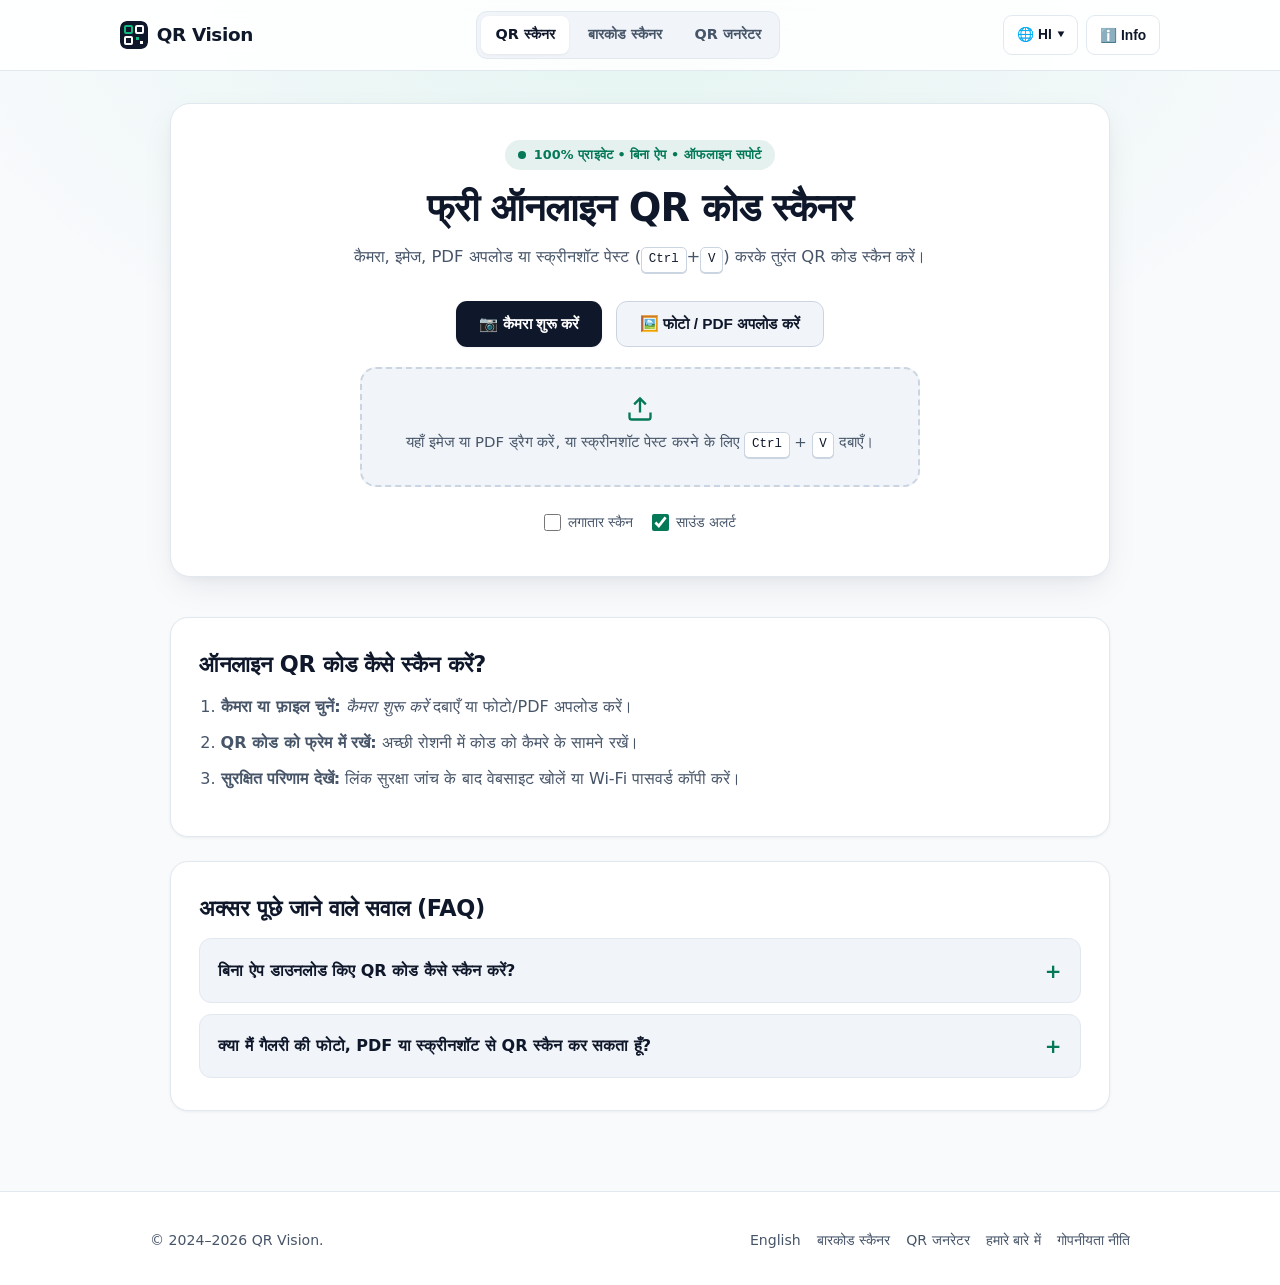
<file: hi/index.html>
<!DOCTYPE html>
<html lang="hi">
<head>
  <meta charset="utf-8">
  <meta name="viewport" content="width=device-width, initial-scale=1.0">
  <meta name="color-scheme" content="light dark">
  <meta name="referrer" content="strict-origin-when-cross-origin">

  <title>फ्री ऑनलाइन QR कोड स्कैनर - कैमरा, फोटो और PDF | QR Vision</title>
  <meta name="description" content="बिना किसी ऐप के ब्राउज़र में तुरंत QR कोड स्कैन करें। मोबाइल कैमरा, इमेज, PDF अपलोड या स्क्रीनशॉट पेस्ट (Ctrl+V) से 100% सुरक्षित और फ्री स्कैनर।">
  <meta name="keywords" content="qr code scanner online free, qr code kaise scan kare, photo se qr scan, ऑनलाइन qr स्कैनर">
  <link rel="canonical" href="https://qrvision.github.io/hi/">

  <link rel="alternate" hreflang="en" href="https://qrvision.github.io/">
  <link rel="alternate" hreflang="pt-BR" href="https://qrvision.github.io/pt/">
  <link rel="alternate" hreflang="fr" href="https://qrvision.github.io/fr/">
  <link rel="alternate" hreflang="es" href="https://qrvision.github.io/es/">
  <link rel="alternate" hreflang="hi" href="https://qrvision.github.io/hi/">
  <link rel="alternate" hreflang="x-default" href="https://qrvision.github.io/">

  <meta property="og:type" content="website">
  <meta property="og:url" content="https://qrvision.github.io/hi/">
  <meta property="og:title" content="फ्री ऑनलाइन QR कोड स्कैनर | QR Vision">
  <meta property="og:description" content="कैमरा, फोटो या PDF से सीधे ब्राउज़र में QR कोड स्कैन करें — पूरी तरह फ्री और सुरक्षित।">
  <meta property="og:image" content="https://qrvision.github.io/image/og-preview.png">
  <meta property="og:site_name" content="QR Vision">
  <meta name="twitter:card" content="summary_large_image">
  <meta name="twitter:title" content="फ्री ऑनलाइन QR कोड स्कैनर | QR Vision">
  <meta name="twitter:description" content="बिना ऐप डाउनलोड किए तुरंत QR कोड स्कैन करें।">
  <meta name="twitter:image" content="https://qrvision.github.io/image/og-preview.png">

  <meta name="google-site-verification" content="J4i7U8BoUdSe9vM605fuLa4323DhqnTh3aqJXRbPNLE">
  <meta name="msvalidate.01" content="6B207FDEE38E8B1F2AC60875FBCDE2F5">
  <meta name="theme-color" content="#0f172a">
  <link rel="apple-touch-icon" sizes="180x180" href="/image/apple-touch-icon.png">
  <link rel="icon" type="image/png" sizes="32x32" href="/image/favicon-32x32.png">
  <link rel="icon" type="image/png" sizes="16x16" href="/image/favicon-16x16.png">
  <link rel="manifest" href="/image/site.webmanifest">

  <link rel="preconnect" href="https://cdnjs.cloudflare.com" crossorigin>
  <link rel="dns-prefetch" href="https://cdnjs.cloudflare.com">
  <link rel="dns-prefetch" href="https://www.googletagmanager.com">
  <link rel="stylesheet" href="/css/styles.css">

  <script type="application/ld+json">
  {
    "@context": "https://schema.org",
    "@type": "WebApplication",
    "name": "QR Vision - ऑनलाइन QR कोड स्कैनर",
    "url": "https://qrvision.github.io/hi/",
    "inLanguage": "hi",
    "applicationCategory": "UtilitiesApplication",
    "operatingSystem": "All",
    "description": "कैमरा, इमेज या PDF अपलोड से तुरंत QR कोड पढ़ने वाला फ्री ऑनलाइन वेब टूल।",
    "offers": { "@type": "Offer", "price": "0", "priceCurrency": "INR" }
  }
  </script>
  <script type="application/ld+json">
  {
    "@context": "https://schema.org",
    "@type": "FAQPage",
    "mainEntity": [
      { "@type": "Question", "name": "बिना ऐप डाउनलोड किए QR कोड कैसे स्कैन करें?", "acceptedAnswer": { "@type": "Answer", "text": "ब्राउज़र में QR Vision खोलें, कैमरा शुरू करें बटन दबाएं और QR कोड के सामने कैमरा रखें।" } },
      { "@type": "Question", "name": "क्या मैं गैलरी की फोटो, PDF या स्क्रीनशॉट से QR स्कैन कर सकता हूँ?", "acceptedAnswer": { "@type": "Answer", "text": "हाँ, फोटो / PDF अपलोड करें बटन से फ़ाइल चुनें या Ctrl+V दबाकर स्क्रीनशॉट पेस्ट करें।" } }
    ]
  }
  </script>
</head>
<body>
  <header class="site-header">
    <div class="header-inner">
      <a href="/hi/" class="brand">
        <svg class="brand-icon" width="28" height="28" viewBox="0 0 28 28" fill="none" aria-hidden="true"><rect width="28" height="28" rx="6" fill="#0f172a"/><rect x="5" y="5" width="7" height="7" rx="1" stroke="#10b981" stroke-width="2"/><rect x="16" y="5" width="7" height="7" rx="1" stroke="#fff" stroke-width="2"/><rect x="5" y="16" width="7" height="7" rx="1" stroke="#fff" stroke-width="2"/><rect x="16" y="16" width="3" height="3" fill="#10b981"/><rect x="20" y="20" width="3" height="3" fill="#fff"/></svg>
        <span>QR Vision</span>
      </a>
      <nav class="main-nav" aria-label="मुख्य नेविगेशन">
        <a href="/hi/" class="nav-link" aria-current="page">QR स्कैनर</a>
        <a href="/barcode.html" class="nav-link">बारकोड स्कैनर</a>
        <a href="/generator.html" class="nav-link">QR जनरेटर</a>
      </nav>
      <div class="header-actions">
        <button type="button" class="icon-btn" popovertarget="lang-popover" title="भाषा चुनें">🌐 HI ▾</button>
        <button type="button" class="icon-btn" popovertarget="info-popover" title="जानकारी">ℹ️ Info</button>
      </div>
    </div>
  </header>

  <div id="lang-popover" popover>
    <strong>भाषा चुनें</strong>
    <nav class="lang-list" aria-label="भाषाएँ">
      <a href="/" hreflang="en">🇺🇸 English (EN)</a>
      <a href="/pt/" hreflang="pt-BR">🇧🇷 Português (PT)</a>
      <a href="/fr/" hreflang="fr">🇫🇷 Français (FR)</a>
      <a href="/es/" hreflang="es">🇪🇸 Español (ES)</a>
      <a href="/hi/" hreflang="hi">🇮🇳 हिन्दी (HI)</a>
    </nav>
  </div>

  <div id="info-popover" popover>
    <strong>QR Vision</strong>
    <p style="font-size: 0.9rem; color: var(--text-muted); margin: 0.5rem 0;">सीधे ब्राउज़र में काम करने वाला 100% सुरक्षित QR कोड स्कैनर।</p>
    <p style="font-size: 0.88rem;"><a href="/about.html">हमारे बारे में</a> · <a href="/privacy.html">गोपनीयता नीति</a></p>
  </div>

  <main>
    <section class="tool-card" aria-label="ऑनलाइन QR कोड स्कैनर">
      <div class="hero-badge">
        <span class="hero-badge-dot" aria-hidden="true"></span>
        <span>100% प्राइवेट • बिना ऐप • ऑफलाइन सपोर्ट</span>
      </div>
      <h1>फ्री ऑनलाइन QR कोड स्कैनर</h1>
      <p class="lead-text">
        कैमरा, इमेज, PDF अपलोड या स्क्रीनशॉट पेस्ट (<kbd>Ctrl</kbd>+<kbd>V</kbd>) करके तुरंत QR कोड स्कैन करें।
      </p>

      <div class="scanner-actions">
        <button id="start-button" type="button" class="btn btn-primary">📷 कैमरा शुरू करें</button>
        <button id="upload-button" type="button" class="btn btn-secondary">🖼️ फोटो / PDF अपलोड करें</button>
        <input type="file" id="file-input" accept="image/*,.pdf,application/pdf" multiple hidden>
      </div>

      <div id="drop-zone" class="drop-zone">
        <svg width="28" height="28" viewBox="0 0 24 24" fill="none" stroke="currentColor" stroke-width="2" aria-hidden="true">
          <path d="M21 15v4a2 2 0 0 1-2 2H5a2 2 0 0 1-2-2v-4"/>
          <polyline points="17 8 12 3 7 8"/>
          <line x1="12" y1="3" x2="12" y2="15"/>
        </svg>
        <span>यहाँ इमेज या PDF ड्रैग करें, या स्क्रीनशॉट पेस्ट करने के लिए <kbd>Ctrl</kbd> + <kbd>V</kbd> दबाएँ।</span>
      </div>

      <div class="scanner-options">
        <label class="toggle-label"><input type="checkbox" id="continuous-toggle"><span>लगातार स्कैन</span></label>
        <label class="toggle-label"><input type="checkbox" id="beep-toggle" checked><span>साउंड अलर्ट</span></label>
      </div>

      <div id="status-banner" class="status-banner" role="status" aria-live="polite"></div>

      <div id="reader-container" role="region" aria-label="कैमरा व्यू">
        <div id="reader"></div>
        <div class="camera-controls">
          <select id="camera-select" class="camera-select" aria-label="कैमरा चुनें" hidden></select>
          <label id="zoom-wrap" class="zoom-control" hidden><span>Zoom</span><input id="zoom-slider" type="range" min="1" max="4" step="0.1" value="1"></label>
          <button id="torch-button" type="button" class="btn btn-secondary btn-sm" hidden>🔦 फ्लैशलाइट</button>
          <button id="stop-button" type="button" class="btn btn-danger btn-sm">रोकें</button>
        </div>
      </div>

      <div id="history-section" class="history-section" hidden>
        <div class="history-header">
          <h2>हाल के स्कैन (आपके ब्राउज़र में सुरक्षित)</h2>
          <div class="history-actions">
            <button id="export-csv-btn" type="button" class="btn btn-secondary btn-sm">CSV डाउनलोड</button>
            <button id="clear-history-btn" type="button" class="btn btn-secondary btn-sm">साफ़ करें</button>
          </div>
        </div>
        <ul id="history-list" class="history-list"></ul>
      </div>
    </section>

    <section class="content-section">
      <h2>ऑनलाइन QR कोड कैसे स्कैन करें?</h2>
      <ol>
        <li><strong>कैमरा या फ़ाइल चुनें:</strong> <em>कैमरा शुरू करें</em> दबाएँ या फोटो/PDF अपलोड करें।</li>
        <li><strong>QR कोड को फ्रेम में रखें:</strong> अच्छी रोशनी में कोड को कैमरे के सामने रखें।</li>
        <li><strong>सुरक्षित परिणाम देखें:</strong> लिंक सुरक्षा जांच के बाद वेबसाइट खोलें या Wi-Fi पासवर्ड कॉपी करें।</li>
      </ol>
    </section>

    <section class="content-section">
      <h2>अक्सर पूछे जाने वाले सवाल (FAQ)</h2>
      <div class="faq-list">
        <details class="faq-item">
          <summary>बिना ऐप डाउनलोड किए QR कोड कैसे स्कैन करें?</summary>
          <p>ब्राउज़र में QR Vision खोलें, <strong>कैमरा शुरू करें</strong> दबाएँ और QR कोड स्कैन करें।</p>
        </details>
        <details class="faq-item">
          <summary>क्या मैं गैलरी की फोटो, PDF या स्क्रीनशॉट से QR स्कैन कर सकता हूँ?</summary>
          <p>हाँ, <strong>फोटो / PDF अपलोड करें</strong> बटन चुनें या <kbd>Ctrl</kbd>+<kbd>V</kbd> से स्क्रीनशॉट पेस्ट करें।</p>
        </details>
      </div>
    </section>
  </main>

  <dialog id="result-modal" aria-labelledby="result-dialog-title">
    <h2 id="result-dialog-title">स्कैन परिणाम</h2>
    <div class="safety-banner" hidden></div>
    <div class="result-box" id="result-text"></div>
    <div class="dialog-actions">
      <span id="smart-action-slot"></span>
      <button type="button" id="copy-result-btn" class="btn btn-primary">कॉपी करें</button>
      <form method="dialog"><button type="submit" class="btn btn-secondary">बंद करें</button></form>
    </div>
  </dialog>

  <footer class="site-footer">
    <div class="footer-inner">
      <p>&copy; 2024–2026 QR Vision.</p>
      <nav class="footer-links" aria-label="फ़ुटर नेविगेशन">
        <a href="/">English</a>
        <a href="/barcode.html">बारकोड स्कैनर</a>
        <a href="/generator.html">QR जनरेटर</a>
        <a href="/about.html">हमारे बारे में</a>
        <a href="/privacy.html">गोपनीयता नीति</a>
      </nav>
    </div>
  </footer>

  <script>
    window.QR_I18N = {
      loadingLib: 'स्कैनर लोड हो रहा है...',
      noCamera: 'कोई कैमरा नहीं मिला। कृपया इमेज अपलोड करें।',
      cameraFailed: 'कैमरा एक्सेस विफल: ',
      noQrFound: 'इस फ़ाइल में कोई QR कोड नहीं मिला।',
      batchDone: 'बैच स्कैन पूर्ण: ',
      copyLabel: 'कॉपी करें'
    };
  </script>
  <script defer src="/js/app.js"></script>
  <script defer src="/js/qr-scanner.js"></script>
</body>
</html>
</file>
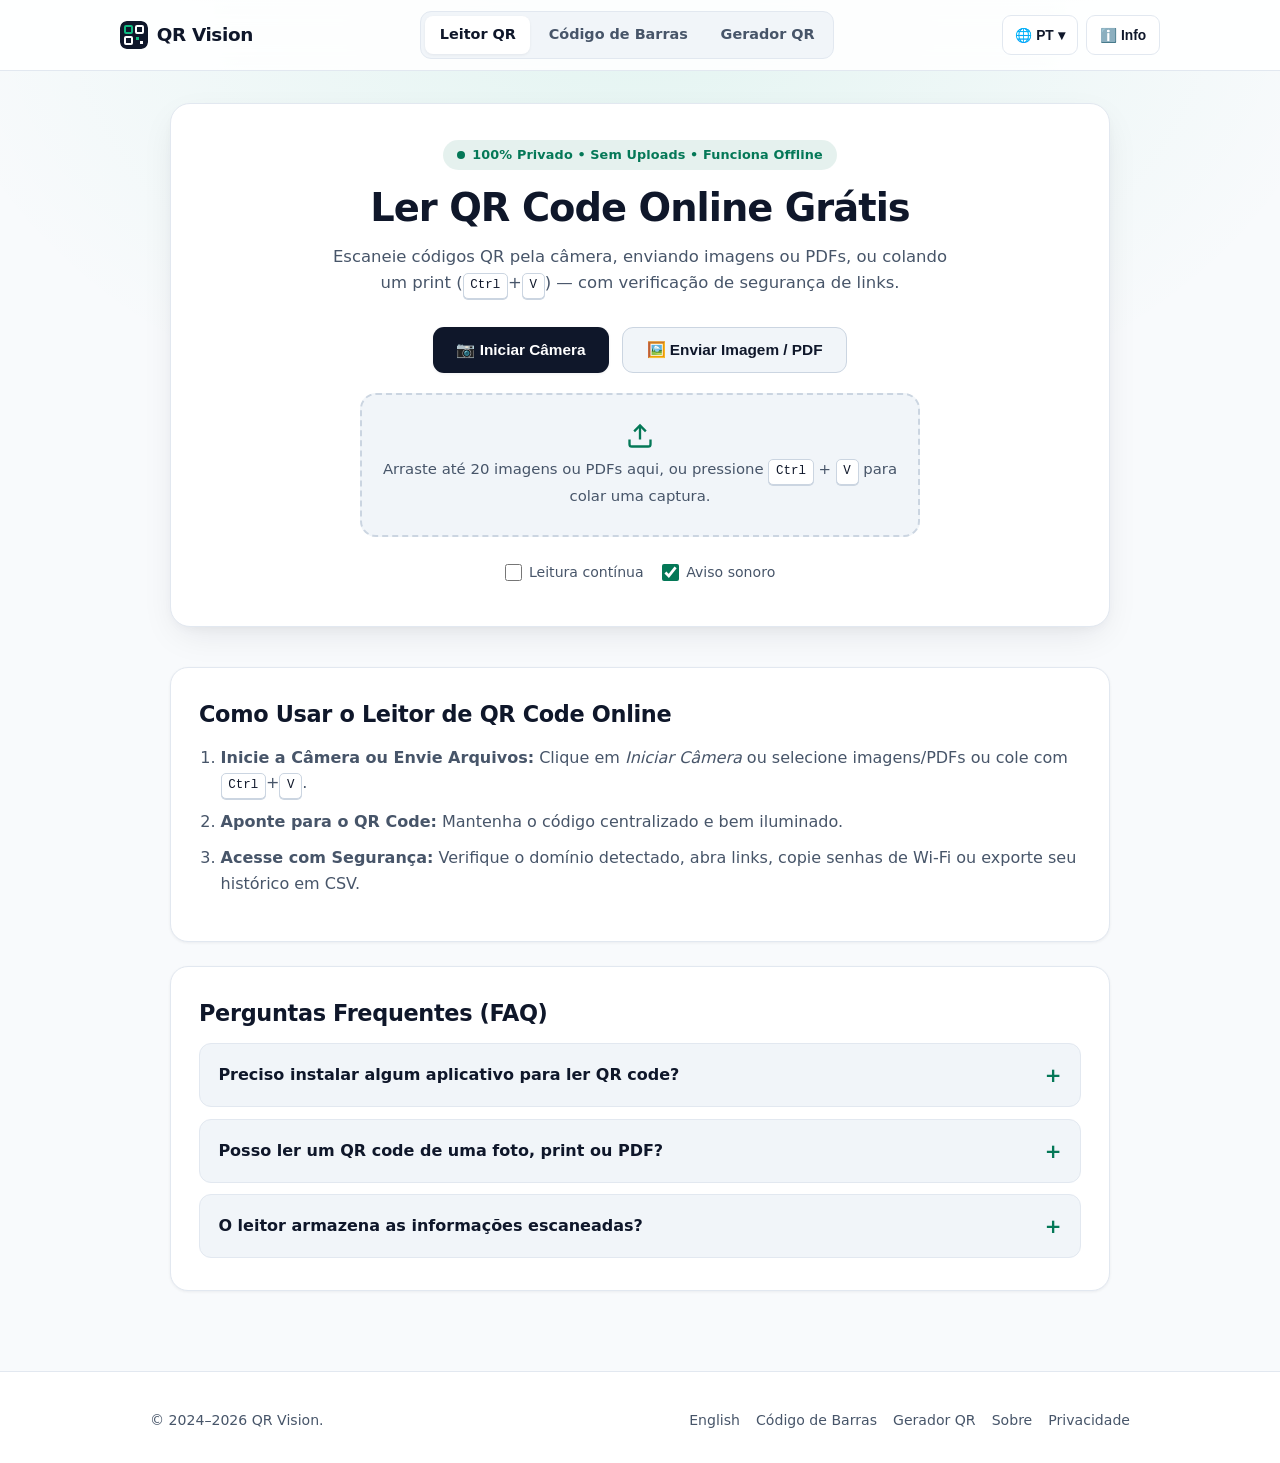
<file: pt/index.html>
<!DOCTYPE html>
<html lang="pt-BR">
<head>
  <meta charset="utf-8">
  <meta name="viewport" content="width=device-width, initial-scale=1.0">
  <meta name="color-scheme" content="light dark">
  <meta name="referrer" content="strict-origin-when-cross-origin">

  <title>Ler QR Code Online Grátis - Câmera, Imagem e PDF | QR Vision</title>
  <meta name="description" content="Leitor de QR Code online rápido e gratuito. Escaneie códigos QR pela câmera, imagens, PDFs ou colando print (Ctrl+V), sem instalar aplicativo e 100% privado.">
  <meta name="keywords" content="ler qr code online, leitor de qr code, escanear qr code, leitor qr code pela imagem, scanner qr code gratis">
  <link rel="canonical" href="https://qrvision.github.io/pt/">

  <link rel="alternate" hreflang="en" href="https://qrvision.github.io/">
  <link rel="alternate" hreflang="pt-BR" href="https://qrvision.github.io/pt/">
  <link rel="alternate" hreflang="fr" href="https://qrvision.github.io/fr/">
  <link rel="alternate" hreflang="es" href="https://qrvision.github.io/es/">
  <link rel="alternate" hreflang="hi" href="https://qrvision.github.io/hi/">
  <link rel="alternate" hreflang="x-default" href="https://qrvision.github.io/">

  <meta property="og:type" content="website">
  <meta property="og:url" content="https://qrvision.github.io/pt/">
  <meta property="og:title" content="Ler QR Code Online Grátis | QR Vision">
  <meta property="og:description" content="Escaneie QR Codes pela câmera, imagem ou PDF direto no navegador. Grátis, rápido e 100% privado.">
  <meta property="og:image" content="https://qrvision.github.io/image/og-preview.png">
  <meta property="og:site_name" content="QR Vision">
  <meta name="twitter:card" content="summary_large_image">
  <meta name="twitter:title" content="Ler QR Code Online Grátis | QR Vision">
  <meta name="twitter:description" content="Leitor de QR Code online sem instalar aplicativo.">
  <meta name="twitter:image" content="https://qrvision.github.io/image/og-preview.png">

  <meta name="google-site-verification" content="J4i7U8BoUdSe9vM605fuLa4323DhqnTh3aqJXRbPNLE">
  <meta name="msvalidate.01" content="6B207FDEE38E8B1F2AC60875FBCDE2F5">
  <meta name="theme-color" content="#0f172a">
  <link rel="apple-touch-icon" sizes="180x180" href="/image/apple-touch-icon.png">
  <link rel="icon" type="image/png" sizes="32x32" href="/image/favicon-32x32.png">
  <link rel="icon" type="image/png" sizes="16x16" href="/image/favicon-16x16.png">
  <link rel="manifest" href="/image/site.webmanifest">

  <link rel="preconnect" href="https://cdnjs.cloudflare.com" crossorigin>
  <link rel="dns-prefetch" href="https://cdnjs.cloudflare.com">
  <link rel="dns-prefetch" href="https://www.googletagmanager.com">
  <link rel="stylesheet" href="/css/styles.css">

  <script type="application/ld+json">
  {
    "@context": "https://schema.org",
    "@type": "WebApplication",
    "name": "QR Vision - Ler QR Code Online",
    "url": "https://qrvision.github.io/pt/",
    "inLanguage": "pt-BR",
    "applicationCategory": "UtilitiesApplication",
    "operatingSystem": "All",
    "description": "Leitor de QR Code online gratuito que lê códigos pela câmera, imagem ou PDF direto no navegador.",
    "offers": { "@type": "Offer", "price": "0", "priceCurrency": "BRL" }
  }
  </script>
  <script type="application/ld+json">
  {
    "@context": "https://schema.org",
    "@type": "FAQPage",
    "mainEntity": [
      { "@type": "Question", "name": "Preciso instalar algum aplicativo para ler QR code?", "acceptedAnswer": { "@type": "Answer", "text": "Não. Nosso leitor funciona diretamente no navegador do seu celular ou computador, sem precisar baixar aplicativo." } },
      { "@type": "Question", "name": "Posso ler um QR code de uma foto, print ou PDF?", "acceptedAnswer": { "@type": "Answer", "text": "Sim. Clique em Enviar Imagem / PDF, arraste os arquivos ou cole o print diretamente com Ctrl+V." } },
      { "@type": "Question", "name": "O leitor armazena meus códigos escaneados?", "acceptedAnswer": { "@type": "Answer", "text": "Não. Todo o processamento ocorre localmente no seu navegador e nenhuma imagem é enviada a servidores." } }
    ]
  }
  </script>
</head>
<body>
  <header class="site-header">
    <div class="header-inner">
      <a href="/pt/" class="brand">
        <svg class="brand-icon" width="28" height="28" viewBox="0 0 28 28" fill="none" aria-hidden="true"><rect width="28" height="28" rx="6" fill="#0f172a"/><rect x="5" y="5" width="7" height="7" rx="1" stroke="#10b981" stroke-width="2"/><rect x="16" y="5" width="7" height="7" rx="1" stroke="#fff" stroke-width="2"/><rect x="5" y="16" width="7" height="7" rx="1" stroke="#fff" stroke-width="2"/><rect x="16" y="16" width="3" height="3" fill="#10b981"/><rect x="20" y="20" width="3" height="3" fill="#fff"/></svg>
        <span>QR Vision</span>
      </a>
      <nav class="main-nav" aria-label="Navegação principal">
        <a href="/pt/" class="nav-link" aria-current="page">Leitor QR</a>
        <a href="/barcode.html" class="nav-link">Código de Barras</a>
        <a href="/generator.html" class="nav-link">Gerador QR</a>
      </nav>
      <div class="header-actions">
        <button type="button" class="icon-btn" popovertarget="lang-popover" title="Selecionar idioma">🌐 PT ▾</button>
        <button type="button" class="icon-btn" popovertarget="info-popover" title="Informações">ℹ️ Info</button>
      </div>
    </div>
  </header>

  <div id="lang-popover" popover>
    <strong>Selecionar Idioma</strong>
    <nav class="lang-list" aria-label="Idiomas">
      <a href="/" hreflang="en">🇺🇸 English (EN)</a>
      <a href="/pt/" hreflang="pt-BR">🇧🇷 Português (PT)</a>
      <a href="/fr/" hreflang="fr">🇫🇷 Français (FR)</a>
      <a href="/es/" hreflang="es">🇪🇸 Español (ES)</a>
      <a href="/hi/" hreflang="hi">🇮🇳 हिन्दी (HI)</a>
    </nav>
  </div>

  <div id="info-popover" popover>
    <strong>QR Vision</strong>
    <p style="font-size: 0.9rem; color: var(--text-muted); margin: 0.5rem 0;">Leitor de QR Code rápido e privado diretamente no seu navegador.</p>
    <p style="font-size: 0.88rem; margin-bottom: 0.5rem;">Contato: <a href="mailto:hashtagfor@outlook.com">hashtagfor@outlook.com</a></p>
    <p style="font-size: 0.88rem;"><a href="/about.html">Sobre</a> · <a href="/privacy.html">Privacidade</a></p>
  </div>

  <main>
    <section class="tool-card" aria-label="Leitor de QR Code Online">
      <div class="hero-badge">
        <span class="hero-badge-dot" aria-hidden="true"></span>
        <span>100% Privado • Sem Uploads • Funciona Offline</span>
      </div>
      <h1>Ler QR Code Online Grátis</h1>
      <p class="lead-text">
        Escaneie códigos QR pela câmera, enviando imagens ou PDFs, ou colando um print (<kbd>Ctrl</kbd>+<kbd>V</kbd>) — com verificação de segurança de links.
      </p>

      <div class="scanner-actions">
        <button id="start-button" type="button" class="btn btn-primary">📷 Iniciar Câmera</button>
        <button id="upload-button" type="button" class="btn btn-secondary">🖼️ Enviar Imagem / PDF</button>
        <input type="file" id="file-input" accept="image/*,.pdf,application/pdf" multiple hidden>
      </div>

      <div id="drop-zone" class="drop-zone">
        <svg width="28" height="28" viewBox="0 0 24 24" fill="none" stroke="currentColor" stroke-width="2" aria-hidden="true">
          <path d="M21 15v4a2 2 0 0 1-2 2H5a2 2 0 0 1-2-2v-4"/>
          <polyline points="17 8 12 3 7 8"/>
          <line x1="12" y1="3" x2="12" y2="15"/>
        </svg>
        <span>Arraste até 20 imagens ou PDFs aqui, ou pressione <kbd>Ctrl</kbd> + <kbd>V</kbd> para colar uma captura.</span>
      </div>

      <div class="scanner-options">
        <label class="toggle-label"><input type="checkbox" id="continuous-toggle"><span>Leitura contínua</span></label>
        <label class="toggle-label"><input type="checkbox" id="beep-toggle" checked><span>Aviso sonoro</span></label>
      </div>

      <div id="status-banner" class="status-banner" role="status" aria-live="polite"></div>

      <div id="reader-container" role="region" aria-label="Câmera do leitor">
        <div id="reader"></div>
        <div class="camera-controls">
          <select id="camera-select" class="camera-select" aria-label="Selecionar câmera" hidden></select>
          <label id="zoom-wrap" class="zoom-control" hidden><span>Zoom</span><input id="zoom-slider" type="range" min="1" max="4" step="0.1" value="1"></label>
          <button id="torch-button" type="button" class="btn btn-secondary btn-sm" hidden>🔦 Lanterna</button>
          <button id="stop-button" type="button" class="btn btn-danger btn-sm">Parar</button>
        </div>
      </div>

      <div id="history-section" class="history-section" hidden>
        <div class="history-header">
          <h2>Leituras Recentes (Salvo Localmente)</h2>
          <div class="history-actions">
            <button id="export-csv-btn" type="button" class="btn btn-secondary btn-sm">Exportar CSV</button>
            <button id="clear-history-btn" type="button" class="btn btn-secondary btn-sm">Limpar</button>
          </div>
        </div>
        <ul id="history-list" class="history-list"></ul>
      </div>
    </section>

    <section class="content-section">
      <h2>Como Usar o Leitor de QR Code Online</h2>
      <ol>
        <li><strong>Inicie a Câmera ou Envie Arquivos:</strong> Clique em <em>Iniciar Câmera</em> ou selecione imagens/PDFs ou cole com <kbd>Ctrl</kbd>+<kbd>V</kbd>.</li>
        <li><strong>Aponte para o QR Code:</strong> Mantenha o código centralizado e bem iluminado.</li>
        <li><strong>Acesse com Segurança:</strong> Verifique o domínio detectado, abra links, copie senhas de Wi-Fi ou exporte seu histórico em CSV.</li>
      </ol>
    </section>

    <section class="content-section">
      <h2>Perguntas Frequentes (FAQ)</h2>
      <div class="faq-list">
        <details class="faq-item">
          <summary>Preciso instalar algum aplicativo para ler QR code?</summary>
          <p>Não. Nosso leitor funciona diretamente no navegador de celulares, tablets e computadores, sem necessidade de download.</p>
        </details>
        <details class="faq-item">
          <summary>Posso ler um QR code de uma foto, print ou PDF?</summary>
          <p>Sim. Clique em <strong>Enviar Imagem / PDF</strong>, arraste arquivos para a área acima ou pressione <kbd>Ctrl</kbd>+<kbd>V</kbd> para colar um print.</p>
        </details>
        <details class="faq-item">
          <summary>O leitor armazena as informações escaneadas?</summary>
          <p>Não. Toda a leitura é feita localmente no seu navegador e nenhuma imagem é enviada a servidores externos.</p>
        </details>
      </div>
    </section>
  </main>

  <dialog id="result-modal" aria-labelledby="result-dialog-title">
    <h2 id="result-dialog-title">Resultado Escaneado</h2>
    <div class="safety-banner" hidden></div>
    <div class="result-box" id="result-text"></div>
    <div class="dialog-actions">
      <span id="smart-action-slot"></span>
      <button type="button" id="copy-result-btn" class="btn btn-primary">Copiar</button>
      <form method="dialog"><button type="submit" class="btn btn-secondary">Fechar</button></form>
    </div>
  </dialog>

  <footer class="site-footer">
    <div class="footer-inner">
      <p>&copy; 2024–2026 QR Vision.</p>
      <nav class="footer-links" aria-label="Rodapé">
        <a href="/">English</a>
        <a href="/barcode.html">Código de Barras</a>
        <a href="/generator.html">Gerador QR</a>
        <a href="/about.html">Sobre</a>
        <a href="/privacy.html">Privacidade</a>
      </nav>
    </div>
  </footer>

  <script>
    window.QR_I18N = {
      loadingLib: 'Carregando leitor...',
      noCamera: 'Nenhuma câmera detectada. Tente enviar uma imagem.',
      cameraFailed: 'Erro ao acessar a câmera: ',
      noQrFound: 'Nenhum QR Code encontrado neste arquivo.',
      batchDone: 'Leitura em lote concluída: ',
      copyLabel: 'Copiar'
    };
  </script>
  <script defer src="/js/app.js"></script>
  <script defer src="/js/qr-scanner.js"></script>
</body>
</html>
</file>
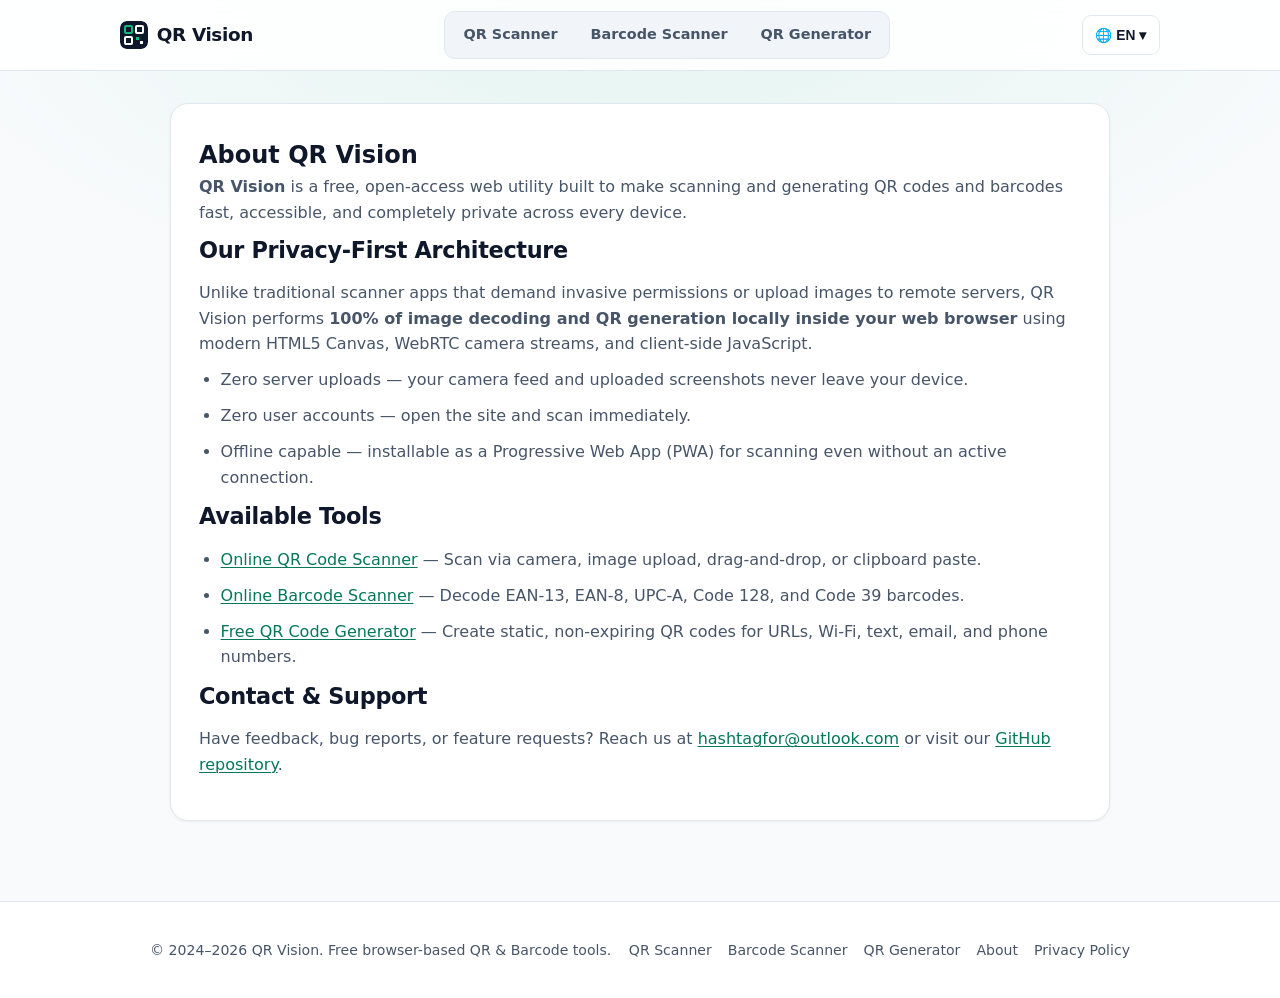
<file: about.html>
<!DOCTYPE html>
<html lang="en">
<head>
  <meta charset="utf-8">
  <meta name="viewport" content="width=device-width, initial-scale=1.0">
  <meta name="color-scheme" content="light dark">
  <meta name="referrer" content="strict-origin-when-cross-origin">

  <title>About QR Vision - Free Client-Side QR &amp; Barcode Scanner</title>
  <meta name="description" content="Learn about QR Vision, our privacy-first client-side architecture, supported QR and barcode formats, and how to contact us.">
  <link rel="canonical" href="https://qrvision.github.io/about.html">

  <meta property="og:type" content="website">
  <meta property="og:url" content="https://qrvision.github.io/about.html">
  <meta property="og:title" content="About QR Vision">
  <meta property="og:description" content="Fast, free, privacy-first browser-based QR and barcode tools.">
  <meta property="og:image" content="https://qrvision.github.io/image/og-preview.png">
  <meta name="theme-color" content="#0f172a">
  <link rel="icon" type="image/png" sizes="32x32" href="/image/favicon-32x32.png">
  <link rel="manifest" href="/image/site.webmanifest">
  <link rel="stylesheet" href="/css/styles.css">

  <script type="application/ld+json">
  {
    "@context": "https://schema.org",
    "@type": "AboutPage",
    "name": "About QR Vision",
    "url": "https://qrvision.github.io/about.html",
    "mainEntity": {
      "@type": "Organization",
      "name": "QR Vision",
      "url": "https://qrvision.github.io/",
      "email": "hashtagfor@outlook.com"
    }
  }
  </script>
</head>
<body>
  <header class="site-header">
    <div class="header-inner">
      <a href="/" class="brand">
        <svg class="brand-icon" width="28" height="28" viewBox="0 0 28 28" fill="none" aria-hidden="true"><rect width="28" height="28" rx="6" fill="#0f172a"/><rect x="5" y="5" width="7" height="7" rx="1" stroke="#10b981" stroke-width="2"/><rect x="16" y="5" width="7" height="7" rx="1" stroke="#fff" stroke-width="2"/><rect x="5" y="16" width="7" height="7" rx="1" stroke="#fff" stroke-width="2"/><rect x="16" y="16" width="3" height="3" fill="#10b981"/><rect x="20" y="20" width="3" height="3" fill="#fff"/></svg>
        <span>QR Vision</span>
      </a>
      <nav class="main-nav" aria-label="Main navigation">
        <a href="/" class="nav-link">QR Scanner</a>
        <a href="/barcode.html" class="nav-link">Barcode Scanner</a>
        <a href="/generator.html" class="nav-link">QR Generator</a>
      </nav>
      <div class="header-actions">
        <button type="button" class="icon-btn" popovertarget="lang-popover" title="Select language">🌐 EN ▾</button>
      </div>
    </div>
  </header>

  <div id="lang-popover" popover>
    <strong>Select Language</strong>
    <nav class="lang-list" aria-label="Language navigation">
      <a href="/" hreflang="en">🇺🇸 English (EN)</a>
      <a href="/pt/" hreflang="pt-BR">🇧🇷 Português (PT)</a>
      <a href="/fr/" hreflang="fr">🇫🇷 Français (FR)</a>
      <a href="/es/" hreflang="es">🇪🇸 Español (ES)</a>
      <a href="/hi/" hreflang="hi">🇮🇳 हिन्दी (HI)</a>
    </nav>
  </div>

  <main>
    <article class="content-section">
      <h1>About QR Vision</h1>
      <p>
        <strong>QR Vision</strong> is a free, open-access web utility built to make scanning and generating QR codes and barcodes fast, accessible, and completely private across every device.
      </p>

      <h2>Our Privacy-First Architecture</h2>
      <p>
        Unlike traditional scanner apps that demand invasive permissions or upload images to remote servers, QR Vision performs <strong>100% of image decoding and QR generation locally inside your web browser</strong> using modern HTML5 Canvas, WebRTC camera streams, and client-side JavaScript.
      </p>
      <ul>
        <li>Zero server uploads — your camera feed and uploaded screenshots never leave your device.</li>
        <li>Zero user accounts — open the site and scan immediately.</li>
        <li>Offline capable — installable as a Progressive Web App (PWA) for scanning even without an active connection.</li>
      </ul>

      <h2>Available Tools</h2>
      <ul>
        <li><a href="/">Online QR Code Scanner</a> — Scan via camera, image upload, drag-and-drop, or clipboard paste.</li>
        <li><a href="/barcode.html">Online Barcode Scanner</a> — Decode EAN-13, EAN-8, UPC-A, Code 128, and Code 39 barcodes.</li>
        <li><a href="/generator.html">Free QR Code Generator</a> — Create static, non-expiring QR codes for URLs, Wi-Fi, text, email, and phone numbers.</li>
      </ul>

      <h2>Contact &amp; Support</h2>
      <p>
        Have feedback, bug reports, or feature requests? Reach us at
        <a href="mailto:hashtagfor@outlook.com">hashtagfor@outlook.com</a> or visit our
        <a href="https://github.com/qrvision/qrvision.github.io" target="_blank" rel="noopener noreferrer">GitHub repository</a>.
      </p>
    </article>
  </main>

  <footer class="site-footer">
    <div class="footer-inner">
      <p>&copy; 2024–2026 QR Vision. Free browser-based QR &amp; Barcode tools.</p>
      <nav class="footer-links" aria-label="Footer navigation">
        <a href="/">QR Scanner</a>
        <a href="/barcode.html">Barcode Scanner</a>
        <a href="/generator.html">QR Generator</a>
        <a href="/about.html">About</a>
        <a href="/privacy.html">Privacy Policy</a>
      </nav>
    </div>
  </footer>
  <script defer src="/js/app.js"></script>
</body>
</html>
</file>
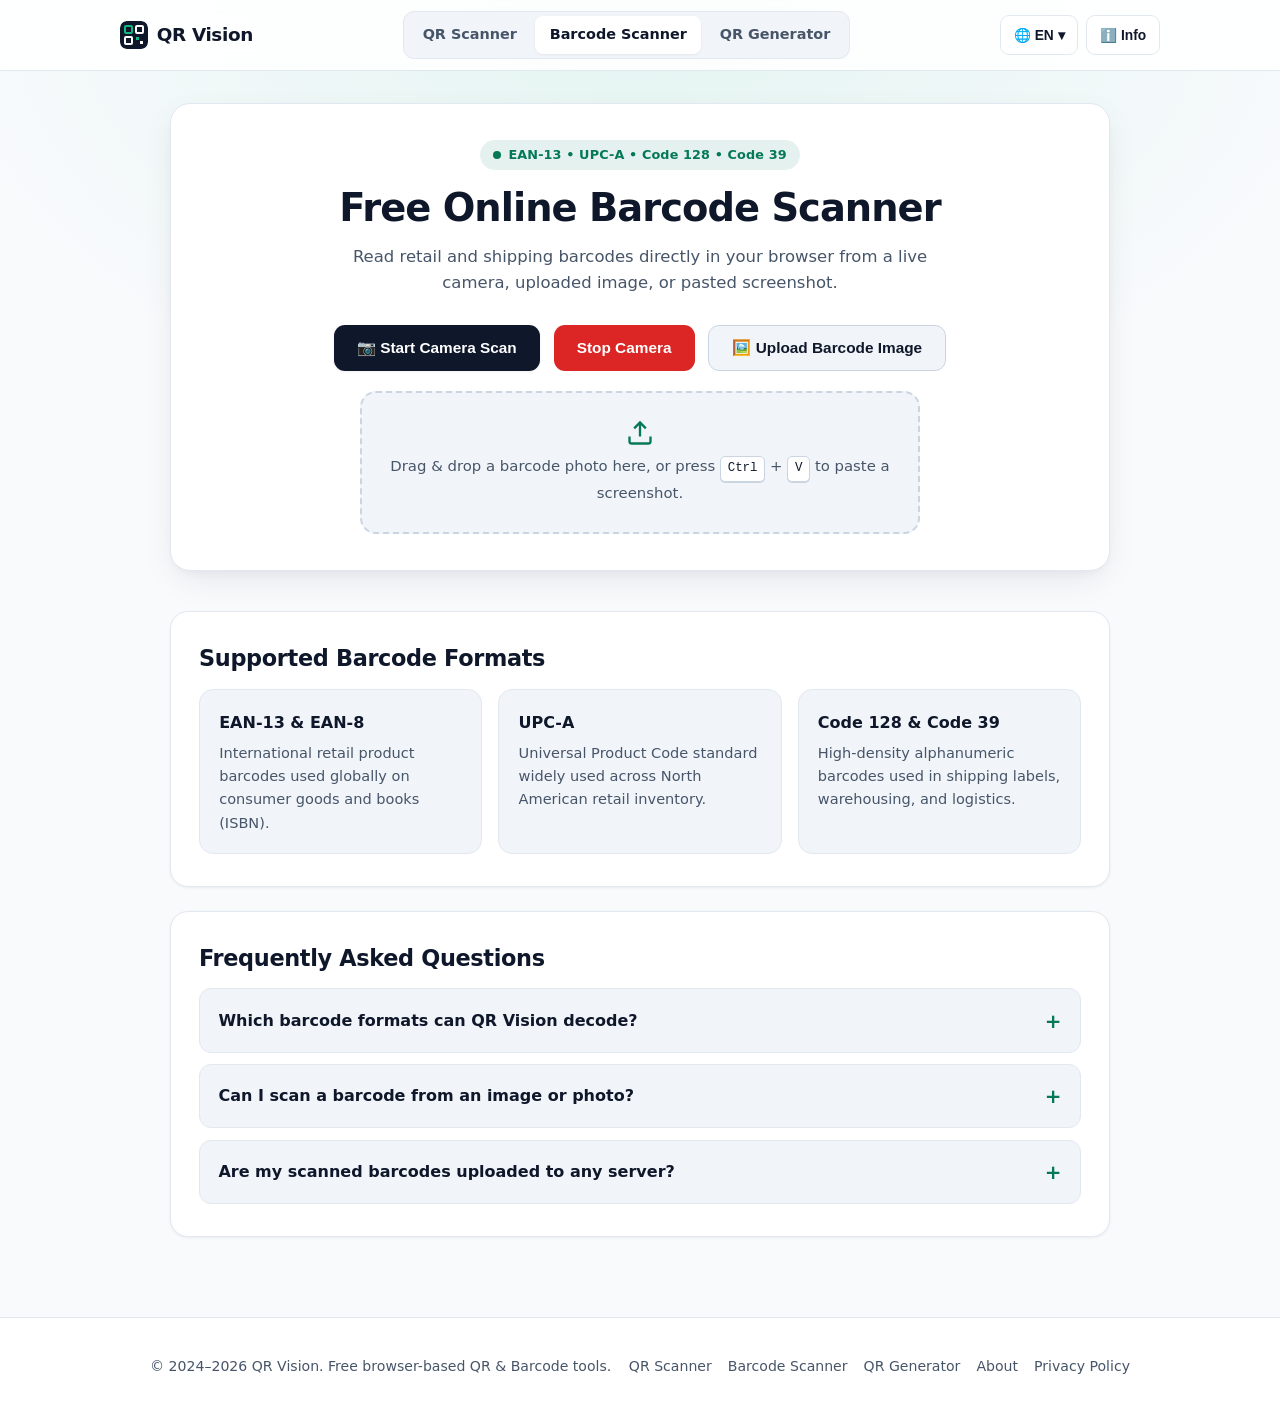
<file: barcode.html>
<!DOCTYPE html>
<html lang="en">
<head>
  <meta charset="utf-8">
  <meta name="viewport" content="width=device-width, initial-scale=1.0">
  <meta name="color-scheme" content="light dark">
  <meta name="referrer" content="strict-origin-when-cross-origin">

  <title>Free Online Barcode Scanner - Read EAN, UPC, Code 128 | QR Vision</title>
  <meta name="description" content="Scan product barcodes online using your camera, uploaded images, or clipboard paste. Supports EAN-13, EAN-8, UPC-A, Code 128, and Code 39 with 100% browser privacy.">
  <meta name="keywords" content="online barcode scanner, barcode reader online, scan barcode from image, EAN-13 scanner, UPC barcode reader, Code 128 scanner">
  <link rel="canonical" href="https://qrvision.github.io/barcode.html">

  <meta property="og:type" content="website">
  <meta property="og:url" content="https://qrvision.github.io/barcode.html">
  <meta property="og:title" content="Free Online Barcode Scanner | QR Vision">
  <meta property="og:description" content="Scan EAN, UPC, Code 128, and Code 39 barcodes directly in your browser. Fast, private, no installation required.">
  <meta property="og:image" content="https://qrvision.github.io/image/og-preview.png">
  <meta property="og:site_name" content="QR Vision">
  <meta name="twitter:card" content="summary_large_image">
  <meta name="twitter:title" content="Free Online Barcode Scanner | QR Vision">
  <meta name="twitter:description" content="Scan product barcodes from webcam or image upload — 100% free and private.">
  <meta name="twitter:image" content="https://qrvision.github.io/image/og-preview.png">

  <meta name="google-site-verification" content="J4i7U8BoUdSe9vM605fuLa4323DhqnTh3aqJXRbPNLE">
  <meta name="msvalidate.01" content="6B207FDEE38E8B1F2AC60875FBCDE2F5">
  <meta name="theme-color" content="#0f172a">
  <link rel="apple-touch-icon" sizes="180x180" href="/image/apple-touch-icon.png">
  <link rel="icon" type="image/png" sizes="32x32" href="/image/favicon-32x32.png">
  <link rel="icon" type="image/png" sizes="16x16" href="/image/favicon-16x16.png">
  <link rel="manifest" href="/image/site.webmanifest">

  <link rel="preconnect" href="https://cdnjs.cloudflare.com" crossorigin>
  <link rel="dns-prefetch" href="https://cdnjs.cloudflare.com">
  <link rel="dns-prefetch" href="https://www.googletagmanager.com">
  <link rel="stylesheet" href="/css/styles.css">

  <script type="application/ld+json">
  {
    "@context": "https://schema.org",
    "@type": "WebApplication",
    "name": "QR Vision Online Barcode Scanner",
    "url": "https://qrvision.github.io/barcode.html",
    "applicationCategory": "UtilitiesApplication",
    "operatingSystem": "All",
    "description": "Free browser-based 1D barcode scanner supporting EAN-13, EAN-8, UPC-A, Code 128, and Code 39 via live camera or image upload.",
    "offers": { "@type": "Offer", "price": "0", "priceCurrency": "USD" }
  }
  </script>
  <script type="application/ld+json">
  {
    "@context": "https://schema.org",
    "@type": "BreadcrumbList",
    "itemListElement": [
      { "@type": "ListItem", "position": 1, "name": "Home", "item": "https://qrvision.github.io/" },
      { "@type": "ListItem", "position": 2, "name": "Barcode Scanner", "item": "https://qrvision.github.io/barcode.html" }
    ]
  }
  </script>
  <script type="application/ld+json">
  {
    "@context": "https://schema.org",
    "@type": "FAQPage",
    "mainEntity": [
      {
        "@type": "Question",
        "name": "Which barcode formats can QR Vision decode?",
        "acceptedAnswer": { "@type": "Answer", "text": "QR Vision's Barcode Scanner supports EAN-13, EAN-8, UPC-A, Code 128, and Code 39 barcodes from both live camera feeds and uploaded images." }
      },
      {
        "@type": "Question",
        "name": "Can I scan a barcode from an image or photo?",
        "acceptedAnswer": { "@type": "Answer", "text": "Yes. Click Upload Barcode Image, drag and drop an image file, or paste a screenshot with Ctrl+V to decode the barcode value locally in your browser." }
      },
      {
        "@type": "Question",
        "name": "Are my scanned barcodes uploaded to any server?",
        "acceptedAnswer": { "@type": "Answer", "text": "No. All decoding runs locally inside your browser using client-side JavaScript. No image or barcode number ever leaves your device." }
      }
    ]
  }
  </script>
</head>
<body>
  <header class="site-header">
    <div class="header-inner">
      <a href="/" class="brand">
        <svg class="brand-icon" width="28" height="28" viewBox="0 0 28 28" fill="none" aria-hidden="true"><rect width="28" height="28" rx="6" fill="#0f172a"/><rect x="5" y="5" width="7" height="7" rx="1" stroke="#10b981" stroke-width="2"/><rect x="16" y="5" width="7" height="7" rx="1" stroke="#fff" stroke-width="2"/><rect x="5" y="16" width="7" height="7" rx="1" stroke="#fff" stroke-width="2"/><rect x="16" y="16" width="3" height="3" fill="#10b981"/><rect x="20" y="20" width="3" height="3" fill="#fff"/></svg>
        <span>QR Vision</span>
      </a>

      <nav class="main-nav" aria-label="Main navigation">
        <a href="/" class="nav-link">QR Scanner</a>
        <a href="/barcode.html" class="nav-link" aria-current="page">Barcode Scanner</a>
        <a href="/generator.html" class="nav-link">QR Generator</a>
      </nav>

      <div class="header-actions">
        <button type="button" class="icon-btn" popovertarget="lang-popover" title="Select language">🌐 EN ▾</button>
        <button type="button" class="icon-btn" popovertarget="info-popover" title="About and contact info">ℹ️ Info</button>
      </div>
    </div>
  </header>

  <div id="lang-popover" popover>
    <strong>Select Language</strong>
    <nav class="lang-list" aria-label="Language navigation">
      <a href="/" hreflang="en">🇺🇸 English (EN)</a>
      <a href="/pt/" hreflang="pt-BR">🇧🇷 Português (PT)</a>
      <a href="/fr/" hreflang="fr">🇫🇷 Français (FR)</a>
      <a href="/es/" hreflang="es">🇪🇸 Español (ES)</a>
      <a href="/hi/" hreflang="hi">🇮🇳 हिन्दी (HI)</a>
    </nav>
  </div>

  <div id="info-popover" popover>
    <strong>QR Vision Barcode Scanner</strong>
    <p style="font-size: 0.9rem; color: var(--text-muted); margin: 0.5rem 0;">
      Client-side 1D barcode decoder supporting EAN, UPC, Code 128, and Code 39.
    </p>
    <p style="font-size: 0.88rem; margin-bottom: 0.5rem;">
      Contact: <a href="mailto:hashtagfor@outlook.com">hashtagfor@outlook.com</a>
    </p>
    <p style="font-size: 0.88rem;"><a href="/about.html">About</a> · <a href="/privacy.html">Privacy Policy</a></p>
  </div>

  <main>
    <section class="tool-card" aria-label="Barcode Scanner">
      <div class="hero-badge">
        <span class="hero-badge-dot" aria-hidden="true"></span>
        <span>EAN-13 • UPC-A • Code 128 • Code 39</span>
      </div>
      <h1>Free Online Barcode Scanner</h1>
      <p class="lead-text">
        Read retail and shipping barcodes directly in your browser from a live camera, uploaded image, or pasted screenshot.
      </p>

      <div class="scanner-actions">
        <button id="start-camera-btn" type="button" class="btn btn-primary">📷 Start Camera Scan</button>
        <button id="stop-camera-btn" type="button" class="btn btn-danger" hidden>Stop Camera</button>
        <button id="upload-barcode-btn" type="button" class="btn btn-secondary">🖼️ Upload Barcode Image</button>
        <input type="file" accept="image/*" id="fileInput" hidden>
      </div>

      <div id="drop-zone" class="drop-zone">
        <svg width="28" height="28" viewBox="0 0 24 24" fill="none" stroke="currentColor" stroke-width="2" aria-hidden="true">
          <path d="M21 15v4a2 2 0 0 1-2 2H5a2 2 0 0 1-2-2v-4"/>
          <polyline points="17 8 12 3 7 8"/>
          <line x1="12" y1="3" x2="12" y2="15"/>
        </svg>
        <span>Drag &amp; drop a barcode photo here, or press <kbd>Ctrl</kbd> + <kbd>V</kbd> to paste a screenshot.</span>
      </div>

      <div id="statusMessage" class="status-banner" role="status" aria-live="polite"></div>

      <div id="interactive" class="viewport" role="region" aria-label="Barcode camera viewfinder"></div>

      <div id="history-section" class="history-section" hidden>
        <div class="history-header">
          <h2>Recent Scans (Stored Locally)</h2>
          <div class="history-actions">
            <button id="export-csv-btn" type="button" class="btn btn-secondary btn-sm">Export CSV</button>
            <button id="clear-history-btn" type="button" class="btn btn-secondary btn-sm">Clear</button>
          </div>
        </div>
        <ul id="history-list" class="history-list"></ul>
      </div>
    </section>

    <section class="content-section">
      <h2>Supported Barcode Formats</h2>
      <div class="feature-grid">
        <article class="feature-card">
          <h3>EAN-13 &amp; EAN-8</h3>
          <p>International retail product barcodes used globally on consumer goods and books (ISBN).</p>
        </article>
        <article class="feature-card">
          <h3>UPC-A</h3>
          <p>Universal Product Code standard widely used across North American retail inventory.</p>
        </article>
        <article class="feature-card">
          <h3>Code 128 &amp; Code 39</h3>
          <p>High-density alphanumeric barcodes used in shipping labels, warehousing, and logistics.</p>
        </article>
      </div>
    </section>

    <section class="content-section">
      <h2>Frequently Asked Questions</h2>
      <div class="faq-list">
        <details class="faq-item">
          <summary>Which barcode formats can QR Vision decode?</summary>
          <p>QR Vision supports EAN-13, EAN-8, UPC-A, Code 128, and Code 39 barcodes from both webcam streams and uploaded image files.</p>
        </details>
        <details class="faq-item">
          <summary>Can I scan a barcode from an image or photo?</summary>
          <p>Yes. Click <strong>Upload Barcode Image</strong>, drag and drop a photo, or paste a screenshot with <kbd>Ctrl</kbd>+<kbd>V</kbd> to decode the barcode instantly.</p>
        </details>
        <details class="faq-item">
          <summary>Are my scanned barcodes uploaded to any server?</summary>
          <p>No. All image analysis happens locally on your device using client-side JavaScript.</p>
        </details>
      </div>
    </section>
  </main>

  <dialog id="resultModal" aria-labelledby="barcode-dialog-title">
    <h2 id="barcode-dialog-title">Barcode Scan Result</h2>
    <div class="safety-banner" hidden></div>
    <div id="barcodeResult" class="result-box"></div>
    <div class="dialog-actions">
      <span id="smart-action-slot"></span>
      <button type="button" id="copy-barcode-btn" class="btn btn-primary">Copy</button>
      <form method="dialog">
        <button type="submit" class="btn btn-secondary">Close</button>
      </form>
    </div>
  </dialog>

  <footer class="site-footer">
    <div class="footer-inner">
      <p>&copy; 2024–2026 QR Vision. Free browser-based QR &amp; Barcode tools.</p>
      <nav class="footer-links" aria-label="Footer navigation">
        <a href="/">QR Scanner</a>
        <a href="/barcode.html">Barcode Scanner</a>
        <a href="/generator.html">QR Generator</a>
        <a href="/about.html">About</a>
        <a href="/privacy.html">Privacy Policy</a>
      </nav>
    </div>
  </footer>

  <script defer src="/js/app.js"></script>
  <script>
    document.addEventListener('DOMContentLoaded', () => {
      const QUAGGA_SRC = 'https://cdnjs.cloudflare.com/ajax/libs/quagga/0.12.1/quagga.min.js';
      const QUAGGA_SRI = 'sha512-bCsBoYoW6zE0aja5xcIyoCDPfT27+cGr7AOCqelttLVRGay6EKGQbR6wm6SUcUGOMGXJpj+jrIpMS6i80+kZPw==';
      const READERS = ['ean_reader', 'ean_8_reader', 'code_128_reader', 'code_39_reader', 'upc_reader'];
      let cameraActive = false;
      let lastCode = '';

      const startBtn = document.getElementById('start-camera-btn');
      const stopBtn = document.getElementById('stop-camera-btn');
      const uploadBarcodeBtn = document.getElementById('upload-barcode-btn');
      const fileInput = document.getElementById('fileInput');
      const dropZone = document.getElementById('drop-zone');
      const viewport = document.getElementById('interactive');
      const statusMessage = document.getElementById('statusMessage');
      const resultModal = document.getElementById('resultModal');
      const barcodeResult = document.getElementById('barcodeResult');
      const actionSlot = document.getElementById('smart-action-slot');
      const copyBtn = document.getElementById('copy-barcode-btn');
      const historySection = document.getElementById('history-section');
      const historyList = document.getElementById('history-list');
      const clearHistoryBtn = document.getElementById('clear-history-btn');
      const exportCsvBtn = document.getElementById('export-csv-btn');

      function showStatus(message, isError = false) {
        statusMessage.textContent = message;
        statusMessage.classList.toggle('error', isError);
        statusMessage.classList.add('active');
      }

      function clearStatus() {
        statusMessage.classList.remove('active', 'error');
      }

      async function ensureQuagga() {
        if (typeof Quagga === 'undefined') {
          showStatus('Loading barcode engine...');
          await window.QRVision.loadExternalScript(QUAGGA_SRC, QUAGGA_SRI);
          clearStatus();
        }
      }

      function refreshHistory() {
        window.QRVision.renderHistory(historyList, historySection, (text) => {
          lastCode = text;
          window.QRVision.openResultDialog(resultModal, barcodeResult, actionSlot, text);
        });
      }

      function showCode(code) {
        lastCode = code;
        window.QRVision.playBeep();
        window.QRVision.saveToHistory(code);
        refreshHistory();
        window.QRVision.openResultDialog(resultModal, barcodeResult, actionSlot, code);
      }

      function stopCamera() {
        if (!cameraActive || typeof Quagga === 'undefined') return;
        try { Quagga.stop(); } catch {}
        cameraActive = false;
        viewport.classList.remove('active');
        startBtn.hidden = false;
        stopBtn.hidden = true;
      }

      async function startCamera() {
        if (!navigator.mediaDevices || !navigator.mediaDevices.getUserMedia) {
          showStatus('Camera access is not supported by your browser.', true);
          return;
        }
        clearStatus();
        try {
          await ensureQuagga();
        } catch {
          showStatus('Failed to load barcode engine.', true);
          return;
        }
        viewport.classList.add('active');
        startBtn.hidden = true;
        stopBtn.hidden = false;

        Quagga.init({
          inputStream: { name: 'Live', type: 'LiveStream', target: viewport, constraints: { facingMode: 'environment' } },
          decoder: { readers: READERS }
        }, (err) => {
          if (err) {
            viewport.classList.remove('active');
            startBtn.hidden = false;
            stopBtn.hidden = true;
            showStatus('Unable to access camera. Check browser permissions.', true);
            return;
          }
          Quagga.start();
          cameraActive = true;
        });

        Quagga.offDetected();
        Quagga.onDetected((result) => {
          const code = result?.codeResult?.code;
          if (code && code !== lastCode) {
            showCode(code);
            Quagga.pause();
          }
        });
      }

      async function decodeImageFile(file) {
        if (!file) return;
        clearStatus();
        try {
          await ensureQuagga();
        } catch {
          showStatus('Failed to load barcode engine.', true);
          return;
        }
        const reader = new FileReader();
        reader.onload = (ev) => {
          Quagga.decodeSingle({
            decoder: { readers: READERS },
            locate: true,
            src: ev.target.result
          }, (result) => {
            if (result && result.codeResult && result.codeResult.code) {
              showCode(result.codeResult.code);
            } else {
              showStatus('No barcode detected in that image. Ensure bars are sharp and horizontal.', true);
            }
          });
        };
        reader.readAsDataURL(file);
      }

      startBtn.addEventListener('click', startCamera);
      stopBtn.addEventListener('click', stopCamera);
      uploadBarcodeBtn.addEventListener('click', () => fileInput.click());
      fileInput.addEventListener('change', (e) => {
        if (e.target.files?.[0]) { decodeImageFile(e.target.files[0]); fileInput.value = ''; }
      });

      dropZone.addEventListener('dragover', (e) => { e.preventDefault(); dropZone.classList.add('drag-over'); });
      dropZone.addEventListener('dragleave', () => { dropZone.classList.remove('drag-over'); });
      dropZone.addEventListener('drop', (e) => {
        e.preventDefault();
        dropZone.classList.remove('drag-over');
        if (e.dataTransfer?.files?.[0]) decodeImageFile(e.dataTransfer.files[0]);
      });

      document.addEventListener('paste', (e) => {
        const items = e.clipboardData?.items;
        if (!items) return;
        for (const item of items) {
          if (item.type.startsWith('image/')) {
            const file = item.getAsFile();
            if (file) decodeImageFile(file);
            break;
          }
        }
      });

      copyBtn.addEventListener('click', () => {
        window.QRVision.copyText(lastCode || barcodeResult.textContent, copyBtn, 'Copy');
      });

      resultModal.addEventListener('close', () => {
        lastCode = '';
        if (cameraActive && typeof Quagga !== 'undefined') Quagga.start();
      });

      clearHistoryBtn.addEventListener('click', () => { window.QRVision.clearHistory(); refreshHistory(); });
      exportCsvBtn.addEventListener('click', () => { window.QRVision.exportHistoryCsv(); });
      document.addEventListener('visibilitychange', () => { if (document.hidden && cameraActive) stopCamera(); });

      refreshHistory();
    });
  </script>
</body>
</html>
</file>
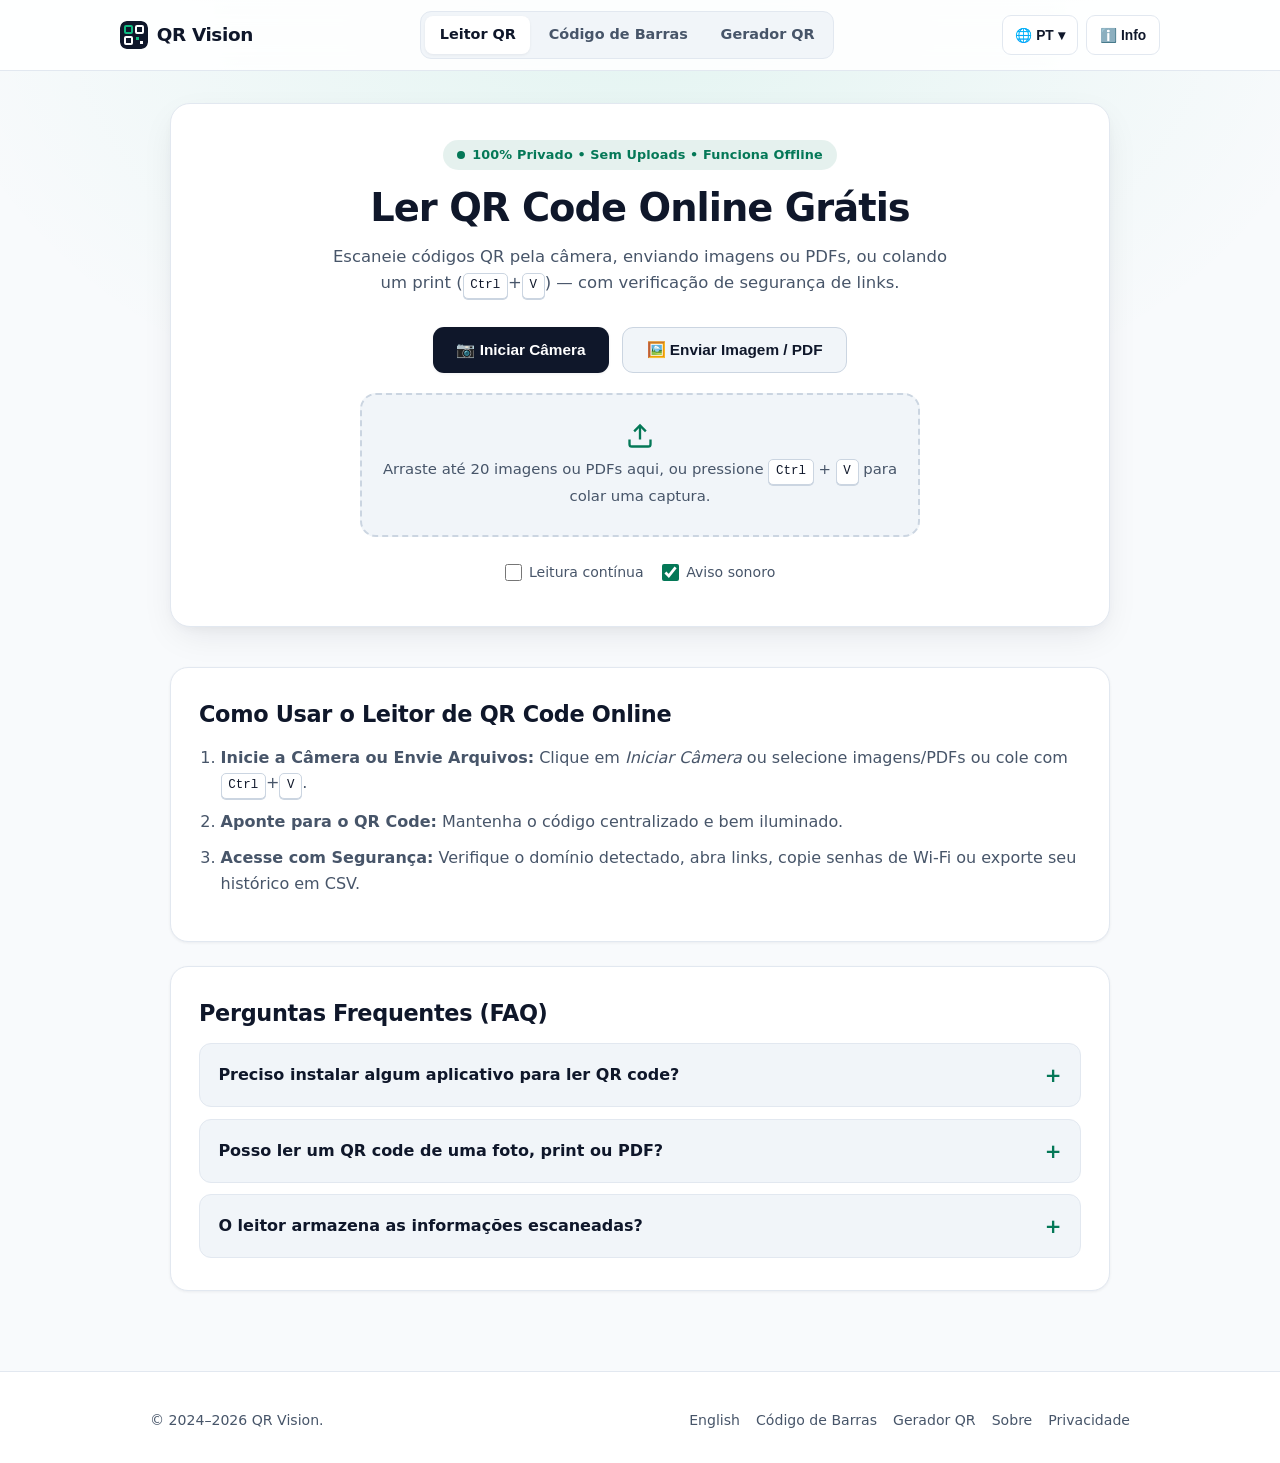
<file: brazil.html>
<!DOCTYPE html>
<html lang="pt-BR">
<head>
  <meta charset="utf-8">
  <title>Redirecionando para Ler QR Code Online | QR Vision</title>
  <link rel="canonical" href="https://qrvision.github.io/pt/">
  <meta http-equiv="refresh" content="0;url=/pt/">
  <script>window.location.replace('/pt/');</script>
</head>
<body>
  <p>Redirecionando para <a href="/pt/">https://qrvision.github.io/pt/</a>...</p>
</body>
</html>
</file>
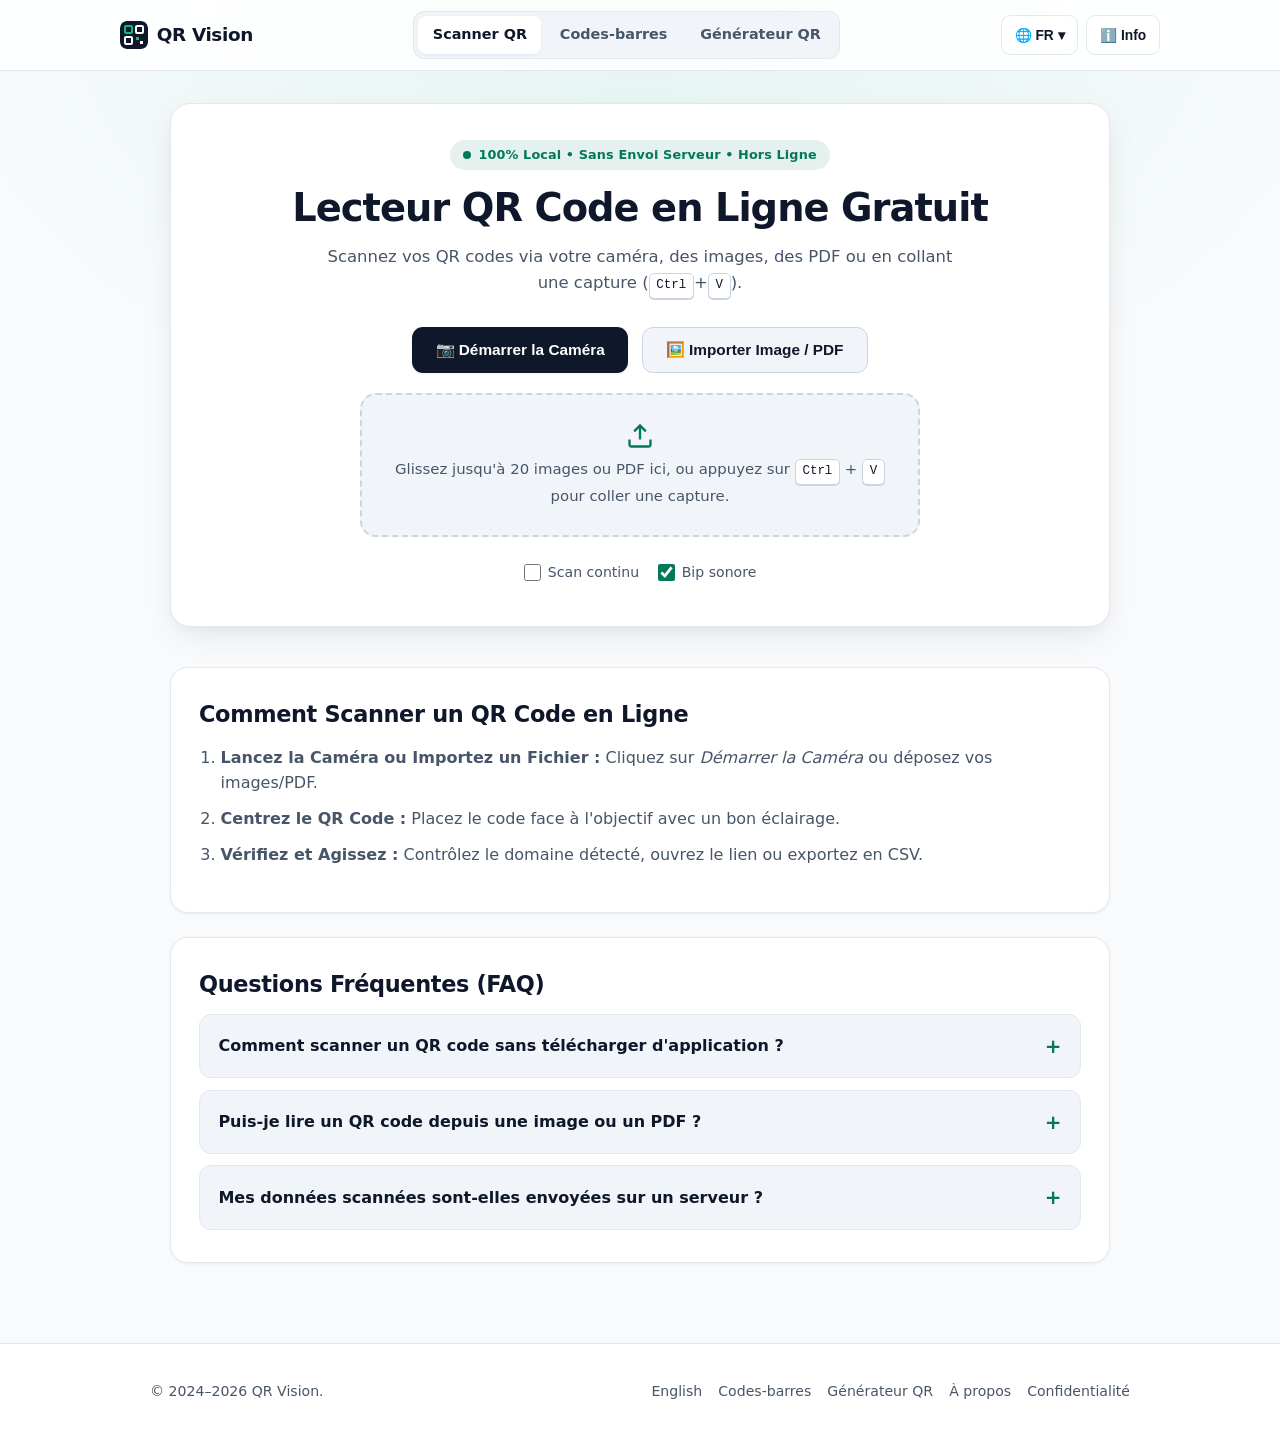
<file: france.html>
<!DOCTYPE html>
<html lang="fr">
<head>
  <meta charset="utf-8">
  <title>Redirection vers Lecteur QR Code en Ligne | QR Vision</title>
  <link rel="canonical" href="https://qrvision.github.io/fr/">
  <meta http-equiv="refresh" content="0;url=/fr/">
  <script>window.location.replace('/fr/');</script>
</head>
<body>
  <p>Redirection vers <a href="/fr/">https://qrvision.github.io/fr/</a>...</p>
</body>
</html>
</file>
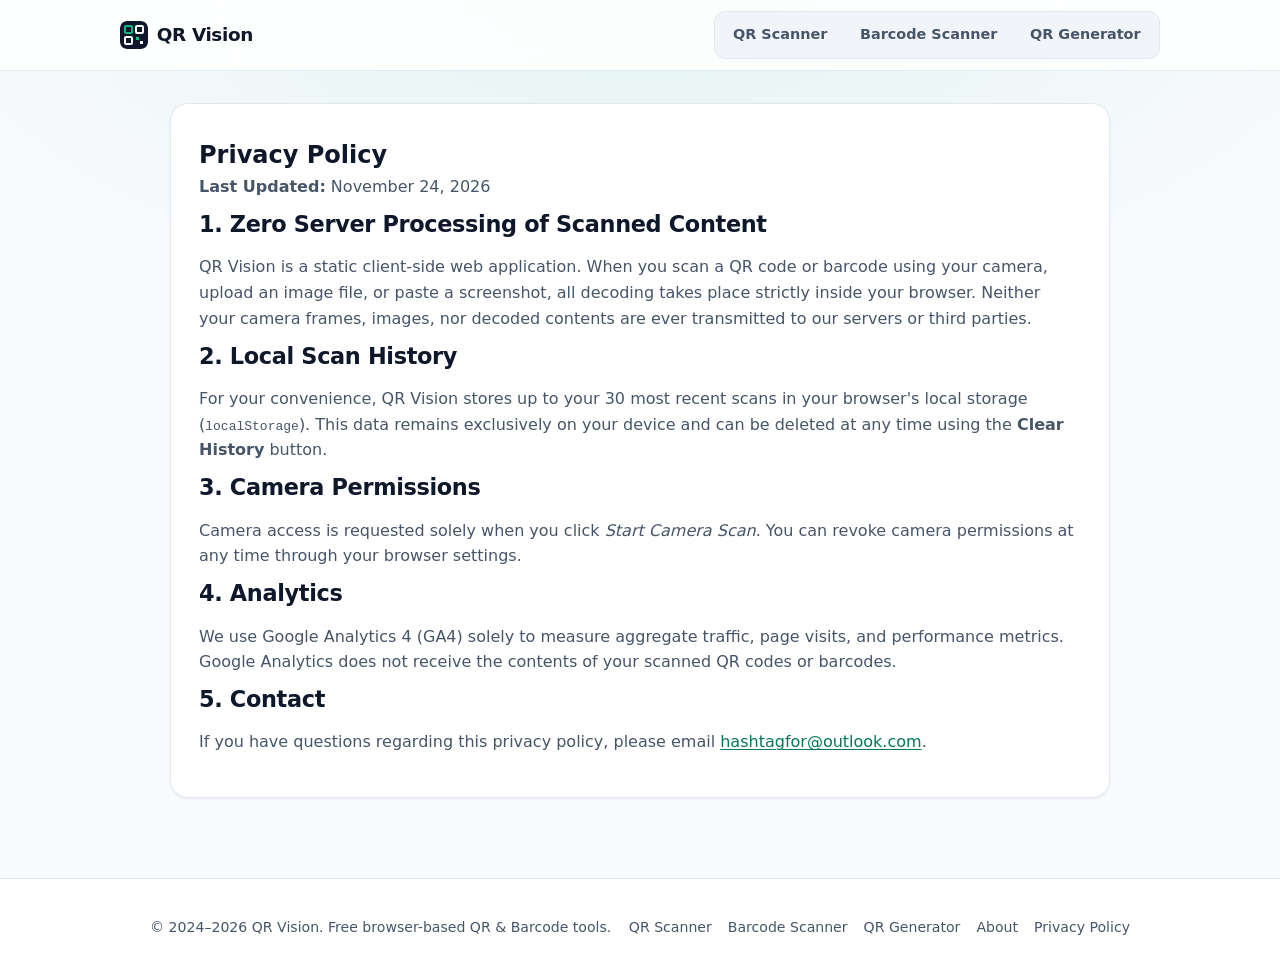
<file: privacy.html>
<!DOCTYPE html>
<html lang="en">
<head>
  <meta charset="utf-8">
  <meta name="viewport" content="width=device-width, initial-scale=1.0">
  <meta name="color-scheme" content="light dark">
  <meta name="referrer" content="strict-origin-when-cross-origin">

  <title>Privacy Policy | QR Vision</title>
  <meta name="description" content="Privacy Policy for QR Vision. Learn how camera access, uploaded images, local scan history, and analytics are handled.">
  <link rel="canonical" href="https://qrvision.github.io/privacy.html">
  <meta name="theme-color" content="#0f172a">
  <link rel="icon" type="image/png" sizes="32x32" href="/image/favicon-32x32.png">
  <link rel="manifest" href="/image/site.webmanifest">
  <link rel="stylesheet" href="/css/styles.css">
</head>
<body>
  <header class="site-header">
    <div class="header-inner">
      <a href="/" class="brand">
        <svg class="brand-icon" width="28" height="28" viewBox="0 0 28 28" fill="none" aria-hidden="true"><rect width="28" height="28" rx="6" fill="#0f172a"/><rect x="5" y="5" width="7" height="7" rx="1" stroke="#10b981" stroke-width="2"/><rect x="16" y="5" width="7" height="7" rx="1" stroke="#fff" stroke-width="2"/><rect x="5" y="16" width="7" height="7" rx="1" stroke="#fff" stroke-width="2"/><rect x="16" y="16" width="3" height="3" fill="#10b981"/><rect x="20" y="20" width="3" height="3" fill="#fff"/></svg>
        <span>QR Vision</span>
      </a>
      <nav class="main-nav" aria-label="Main navigation">
        <a href="/" class="nav-link">QR Scanner</a>
        <a href="/barcode.html" class="nav-link">Barcode Scanner</a>
        <a href="/generator.html" class="nav-link">QR Generator</a>
      </nav>
    </div>
  </header>

  <main>
    <article class="content-section">
      <h1>Privacy Policy</h1>
      <p><strong>Last Updated:</strong> November 24, 2026</p>

      <h2>1. Zero Server Processing of Scanned Content</h2>
      <p>
        QR Vision is a static client-side web application. When you scan a QR code or barcode using your camera, upload an image file, or paste a screenshot,
        all decoding takes place strictly inside your browser. Neither your camera frames, images, nor decoded contents are ever transmitted to our servers or third parties.
      </p>

      <h2>2. Local Scan History</h2>
      <p>
        For your convenience, QR Vision stores up to your 30 most recent scans in your browser's local storage (<code>localStorage</code>).
        This data remains exclusively on your device and can be deleted at any time using the <strong>Clear History</strong> button.
      </p>

      <h2>3. Camera Permissions</h2>
      <p>
        Camera access is requested solely when you click <em>Start Camera Scan</em>. You can revoke camera permissions at any time through your browser settings.
      </p>

      <h2>4. Analytics</h2>
      <p>
        We use Google Analytics 4 (GA4) solely to measure aggregate traffic, page visits, and performance metrics. Google Analytics does not receive the contents of your scanned QR codes or barcodes.
      </p>

      <h2>5. Contact</h2>
      <p>
        If you have questions regarding this privacy policy, please email <a href="mailto:hashtagfor@outlook.com">hashtagfor@outlook.com</a>.
      </p>
    </article>
  </main>

  <footer class="site-footer">
    <div class="footer-inner">
      <p>&copy; 2024–2026 QR Vision. Free browser-based QR &amp; Barcode tools.</p>
      <nav class="footer-links" aria-label="Footer navigation">
        <a href="/">QR Scanner</a>
        <a href="/barcode.html">Barcode Scanner</a>
        <a href="/generator.html">QR Generator</a>
        <a href="/about.html">About</a>
        <a href="/privacy.html">Privacy Policy</a>
      </nav>
    </div>
  </footer>
  <script defer src="/js/app.js"></script>
</body>
</html>
</file>
<file: css/styles.css>
:root {
  color-scheme: light dark;
  --bg: #f8fafc;
  --bg-glow: rgba(16, 185, 129, 0.09);
  --surface: #ffffff;
  --surface-alt: #f1f5f9;
  --text: #0f172a;
  --text-muted: #475569;
  --border: #e2e8f0;
  --border-strong: #cbd5e1;
  --primary: #0f172a;
  --primary-hover: #1e293b;
  --primary-text: #ffffff;
  --accent: #10b981;
  --accent-solid: #047857;
  --accent-solid-hover: #065f46;
  --accent-text: #047857;
  --accent-soft: rgba(4, 120, 87, 0.1);
  --danger: #dc2626;
  --danger-hover: #b91c1c;
  --warn-bg: rgba(217, 119, 6, 0.12);
  --warn-text: #92400e;
  --shadow-sm: 0 1px 3px rgba(15, 23, 42, 0.06);
  --shadow-lg: 0 12px 36px -8px rgba(15, 23, 42, 0.1), 0 4px 12px -4px rgba(15, 23, 42, 0.05);
  --radius: 14px;
}

@media (prefers-color-scheme: dark) {
  :root {
    --bg: #090d16;
    --bg-glow: rgba(16, 185, 129, 0.12);
    --surface: #111827;
    --surface-alt: #1e293b;
    --text: #f8fafc;
    --text-muted: #94a3b8;
    --border: #1f2937;
    --border-strong: #334155;
    --primary: #047857;
    --primary-hover: #065f46;
    --primary-text: #ffffff;
    --accent: #34d399;
    --accent-solid: #047857;
    --accent-solid-hover: #065f46;
    --accent-text: #34d399;
    --accent-soft: rgba(52, 211, 153, 0.14);
    --danger: #dc2626;
    --danger-hover: #b91c1c;
    --warn-bg: rgba(245, 158, 11, 0.15);
    --warn-text: #fcd34d;
    --shadow-sm: 0 1px 3px rgba(0, 0, 0, 0.3);
    --shadow-lg: 0 16px 40px rgba(0, 0, 0, 0.45);
  }
}

*,
*::before,
*::after {
  box-sizing: border-box;
  margin: 0;
  padding: 0;
}

body {
  font-family: system-ui, -apple-system, BlinkMacSystemFont, "Segoe UI", Roboto, sans-serif;
  background-color: var(--bg);
  background-image: radial-gradient(ellipse 80% 45% at 50% 0%, var(--bg-glow), transparent 70%);
  background-repeat: no-repeat;
  color: var(--text);
  line-height: 1.6;
  min-height: 100vh;
  display: flex;
  flex-direction: column;
  overflow-x: hidden;
  -webkit-font-smoothing: antialiased;
}

a {
  color: var(--accent-text);
  text-decoration: underline;
  text-decoration-thickness: 1px;
  text-underline-offset: 2px;
}

a:hover {
  text-decoration-thickness: 2px;
}

:focus-visible {
  outline: 3px solid var(--accent-text);
  outline-offset: 2px;
}

kbd {
  display: inline-block;
  padding: 0.12rem 0.42rem;
  font-size: 0.78rem;
  font-family: ui-monospace, SFMono-Regular, Menlo, monospace;
  background: var(--surface);
  border: 1px solid var(--border-strong);
  border-radius: 5px;
  box-shadow: 0 1px 0 var(--border-strong);
  color: var(--text);
}

/* Header & Navigation */
.site-header {
  position: sticky;
  top: 0;
  z-index: 50;
  background: color-mix(in srgb, var(--surface) 88%, transparent);
  border-bottom: 1px solid var(--border);
  backdrop-filter: blur(12px);
}

.header-inner {
  max-width: 1080px;
  margin: 0 auto;
  padding: 0.7rem 1.25rem;
  display: flex;
  align-items: center;
  justify-content: space-between;
  gap: 0.85rem;
  flex-wrap: wrap;
}

.brand {
  display: inline-flex;
  align-items: center;
  gap: 0.55rem;
  font-weight: 800;
  font-size: 1.15rem;
  letter-spacing: -0.02em;
  color: var(--text);
  text-decoration: none;
  min-height: 44px;
}

.brand:hover {
  text-decoration: none;
}

.brand-icon {
  width: 28px;
  height: 28px;
  border-radius: 7px;
}

.main-nav {
  display: flex;
  align-items: center;
  gap: 0.25rem;
  padding: 0.25rem;
  background: var(--surface-alt);
  border: 1px solid var(--border);
  border-radius: 11px;
  flex-wrap: wrap;
}

.nav-link {
  padding: 0.45rem 0.9rem;
  min-height: 36px;
  display: inline-flex;
  align-items: center;
  border-radius: 8px;
  font-size: 0.9rem;
  font-weight: 600;
  color: var(--text-muted);
  text-decoration: none;
  transition: background-color 0.15s ease, color 0.15s ease;
}

.nav-link:hover {
  color: var(--text);
  text-decoration: none;
}

.nav-link[aria-current="page"] {
  background: var(--surface);
  color: var(--text);
  box-shadow: var(--shadow-sm);
}

.header-actions {
  display: flex;
  align-items: center;
  gap: 0.5rem;
}

@media (max-width: 720px) {
  .header-inner {
    padding: 0.6rem 0.9rem;
    gap: 0.55rem;
  }

  .brand {
    font-size: 1.05rem;
    min-height: 38px;
  }

  .header-actions {
    margin-left: auto;
  }

  .icon-btn {
    min-height: 36px;
    padding: 0.35rem 0.65rem;
    font-size: 0.82rem;
  }

  .main-nav {
    order: 3;
    width: 100%;
    display: grid;
    grid-template-columns: repeat(3, minmax(0, 1fr));
    gap: 0.25rem;
  }

  .nav-link {
    justify-content: center;
    text-align: center;
    padding: 0.45rem 0.35rem;
    font-size: clamp(0.76rem, 2.9vw, 0.88rem);
    white-space: nowrap;
    overflow: hidden;
    text-overflow: ellipsis;
  }
}

.icon-btn {
  display: inline-flex;
  align-items: center;
  justify-content: center;
  gap: 0.35rem;
  min-height: 40px;
  padding: 0.45rem 0.8rem;
  border-radius: 9px;
  border: 1px solid var(--border);
  background: var(--surface);
  color: var(--text);
  font-size: 0.86rem;
  font-weight: 600;
  cursor: pointer;
}

.icon-btn:hover {
  background: var(--surface-alt);
}

/* Main Container */
main {
  flex: 1;
  width: 100%;
  max-width: 980px;
  margin: 0 auto;
  padding: 2rem 1.25rem 3.5rem;
}

/* Hero Tool Card */
.tool-card {
  background: var(--surface);
  border: 1px solid var(--border);
  border-radius: 20px;
  padding: 2.25rem 1.75rem;
  box-shadow: var(--shadow-lg);
  text-align: center;
  margin-bottom: 2.5rem;
}

.hero-badge {
  display: inline-flex;
  align-items: center;
  gap: 0.45rem;
  padding: 0.3rem 0.85rem;
  border-radius: 999px;
  background: var(--accent-soft);
  color: var(--accent-text);
  font-size: 0.8rem;
  font-weight: 700;
  letter-spacing: 0.01em;
  margin-bottom: 1rem;
}

.hero-badge-dot {
  width: 8px;
  height: 8px;
  border-radius: 50%;
  background: var(--accent-text);
}

.tool-card h1 {
  font-size: clamp(1.75rem, 4vw, 2.4rem);
  line-height: 1.16;
  margin-bottom: 0.85rem;
  letter-spacing: -0.025em;
  font-weight: 800;
}

.lead-text {
  color: var(--text-muted);
  max-width: 640px;
  margin: 0 auto 1.75rem;
  font-size: 1.03rem;
}

.scanner-actions {
  display: flex;
  flex-wrap: wrap;
  justify-content: center;
  gap: 0.85rem;
  margin-bottom: 1.25rem;
}

.btn {
  display: inline-flex;
  align-items: center;
  justify-content: center;
  gap: 0.5rem;
  min-height: 46px;
  padding: 0.75rem 1.45rem;
  border: none;
  border-radius: 11px;
  font-size: 0.96rem;
  font-weight: 600;
  cursor: pointer;
  transition: transform 0.15s ease, background-color 0.15s ease, box-shadow 0.15s ease;
  text-decoration: none;
}

.btn:hover {
  transform: translateY(-1px);
  text-decoration: none;
}

.btn:active {
  transform: translateY(0);
}

.btn-primary {
  background: var(--primary);
  color: var(--primary-text);
  box-shadow: var(--shadow-sm);
}

.btn-primary:hover {
  background: var(--primary-hover);
}

.btn-secondary {
  background: var(--surface-alt);
  color: var(--text);
  border: 1px solid var(--border-strong);
}

.btn-secondary:hover {
  background: var(--border);
}

.btn-danger {
  background: var(--danger);
  color: #ffffff;
}

.btn-danger:hover {
  background: var(--danger-hover);
}

.btn-accent {
  background: var(--accent-solid);
  color: #ffffff;
}

.btn-accent:hover {
  background: var(--accent-solid-hover);
}

.btn-sm {
  min-height: 36px;
  padding: 0.45rem 0.9rem;
  font-size: 0.84rem;
  border-radius: 8px;
}

/* Drop Zone */
.drop-zone {
  position: relative;
  border: 2px dashed var(--border-strong);
  border-radius: 16px;
  padding: 1.65rem 1.25rem;
  margin: 0.75rem auto 0;
  max-width: 560px;
  background: var(--surface-alt);
  color: var(--text-muted);
  font-size: 0.93rem;
  transition: border-color 0.2s ease, background-color 0.2s ease;
  display: flex;
  flex-direction: column;
  align-items: center;
  gap: 0.5rem;
}

.drop-zone svg {
  color: var(--accent-text);
}

.drop-zone.drag-over {
  border-color: var(--accent-text);
  background: var(--accent-soft);
  color: var(--text);
}

/* Options Strip */
.scanner-options {
  display: flex;
  flex-wrap: wrap;
  justify-content: center;
  align-items: center;
  gap: 1.15rem;
  margin-top: 1.1rem;
  font-size: 0.88rem;
  color: var(--text-muted);
}

.toggle-label {
  display: inline-flex;
  align-items: center;
  gap: 0.45rem;
  cursor: pointer;
  min-height: 36px;
}

.toggle-label input[type="checkbox"] {
  width: 17px;
  height: 17px;
  accent-color: var(--accent-solid);
}

/* Camera Reader Container */
#reader-container {
  position: relative;
  width: 100%;
  max-width: 540px;
  margin: 1.4rem auto 0;
  display: none;
  background: #000000;
  border-radius: 16px;
  overflow: hidden;
  border: 2px solid var(--accent);
  box-shadow: var(--shadow-lg);
}

#reader-container.active {
  display: block;
}

#reader {
  width: 100%;
  min-height: 300px;
}

#reader video {
  object-fit: cover;
  width: 100% !important;
  border-radius: 14px 14px 0 0;
}

#reader__dashboard_section_csr,
#reader__status_span,
#reader__camera_selection {
  display: none !important;
}

.camera-controls {
  display: flex;
  flex-wrap: wrap;
  justify-content: center;
  align-items: center;
  gap: 0.6rem;
  padding: 0.85rem;
  background: #0f172a;
  color: #f8fafc;
}

.camera-select {
  background: #1e293b;
  color: #f8fafc;
  border: 1px solid #334155;
  border-radius: 8px;
  padding: 0.4rem 0.65rem;
  font-size: 0.84rem;
  min-height: 36px;
  max-width: 210px;
}

.zoom-control {
  display: inline-flex;
  align-items: center;
  gap: 0.4rem;
  font-size: 0.82rem;
}

.zoom-control input[type="range"] {
  width: 90px;
  accent-color: #10b981;
}

/* Barcode Quagga Viewport */
#interactive.viewport {
  position: relative;
  width: 100%;
  max-width: 560px;
  height: 320px;
  margin: 1.4rem auto 0;
  background: #000000;
  border-radius: 16px;
  overflow: hidden;
  border: 2px solid var(--accent);
  display: none;
}

#interactive.viewport.active {
  display: block;
}

#interactive.viewport > canvas,
#interactive.viewport > video {
  width: 100%;
  height: 100%;
  object-fit: cover;
}

canvas.drawing,
canvas.drawingBuffer {
  position: absolute;
  left: 0;
  top: 0;
}

.status-banner {
  margin: 1rem auto 0;
  max-width: 560px;
  padding: 0.75rem 1rem;
  border-radius: 10px;
  font-size: 0.9rem;
  font-weight: 500;
  display: none;
  background: var(--surface-alt);
  border: 1px solid var(--border);
}

.status-banner.active {
  display: block;
}

.status-banner.error {
  background: rgba(220, 38, 38, 0.1);
  border-color: var(--danger);
  color: var(--danger);
}

/* Scan History */
.history-section {
  margin-top: 1.75rem;
  padding-top: 1.35rem;
  border-top: 1px solid var(--border);
  text-align: left;
  max-width: 600px;
  margin-inline: auto;
}

.history-header {
  display: flex;
  flex-wrap: wrap;
  align-items: center;
  justify-content: space-between;
  gap: 0.5rem;
  margin-bottom: 0.8rem;
}

.history-header h2 {
  font-size: 1rem;
  margin: 0;
}

.history-actions {
  display: flex;
  gap: 0.45rem;
}

.history-list {
  list-style: none;
  display: flex;
  flex-direction: column;
  gap: 0.5rem;
  max-height: 240px;
  overflow-y: auto;
}

.history-item {
  display: flex;
  align-items: center;
  justify-content: space-between;
  gap: 0.75rem;
  padding: 0.6rem 0.8rem;
  border-radius: 10px;
  background: var(--surface-alt);
  border: 1px solid var(--border);
  font-size: 0.88rem;
}

.history-text {
  overflow: hidden;
  text-overflow: ellipsis;
  white-space: nowrap;
  flex: 1;
}

.history-badge {
  font-size: 0.72rem;
  font-weight: 700;
  text-transform: uppercase;
  padding: 0.18rem 0.5rem;
  border-radius: 6px;
  background: var(--accent-soft);
  color: var(--accent-text);
}

/* Generator Form */
.generator-grid {
  display: grid;
  grid-template-columns: 1.15fr 0.85fr;
  gap: 2rem;
  text-align: left;
  align-items: start;
  margin-top: 1.5rem;
}

@media (max-width: 740px) {
  .generator-grid {
    grid-template-columns: 1fr;
  }
}

.form-group {
  margin-bottom: 1rem;
}

.form-group label {
  display: block;
  font-weight: 600;
  font-size: 0.88rem;
  margin-bottom: 0.35rem;
}

.form-control {
  width: 100%;
  min-height: 42px;
  padding: 0.6rem 0.85rem;
  border-radius: 9px;
  border: 1px solid var(--border-strong);
  background: var(--bg);
  color: var(--text);
  font-family: inherit;
  font-size: 0.94rem;
}

.qr-preview-box {
  display: flex;
  flex-direction: column;
  align-items: center;
  justify-content: center;
  gap: 1rem;
  padding: 1.75rem;
  background: var(--surface-alt);
  border: 1px solid var(--border);
  border-radius: 16px;
  min-height: 300px;
}

#qr-canvas-container {
  background: #ffffff;
  padding: 16px;
  border-radius: 12px;
  box-shadow: var(--shadow-sm);
  display: inline-flex;
  align-items: center;
  justify-content: center;
}

.download-row {
  display: flex;
  flex-wrap: wrap;
  justify-content: center;
  gap: 0.6rem;
}

/* Content / SEO / AEO / GEO Sections */
.content-section {
  background: var(--surface);
  border: 1px solid var(--border);
  border-radius: 18px;
  padding: 2rem 1.75rem;
  margin-bottom: 1.5rem;
  box-shadow: var(--shadow-sm);
}

.content-section h2 {
  font-size: 1.4rem;
  margin-bottom: 0.95rem;
  line-height: 1.3;
  letter-spacing: -0.015em;
}

.content-section h3 {
  font-size: 1.06rem;
  margin-top: 1.1rem;
  margin-bottom: 0.35rem;
}

.content-section p,
.content-section li {
  color: var(--text-muted);
  margin-bottom: 0.65rem;
}

.content-section ol,
.content-section ul {
  padding-left: 1.35rem;
  margin-bottom: 0.75rem;
}

.feature-grid {
  display: grid;
  grid-template-columns: repeat(auto-fit, minmax(220px, 1fr));
  gap: 1rem;
  margin-top: 1rem;
}

.feature-card {
  background: var(--surface-alt);
  border: 1px solid var(--border);
  border-radius: var(--radius);
  padding: 1.2rem;
}

.feature-card h3 {
  margin-top: 0;
  color: var(--text);
  font-size: 1rem;
}

.feature-card p {
  margin-bottom: 0;
  font-size: 0.91rem;
}

/* Native FAQ Accordion (<details>/<summary>) */
.faq-list {
  display: flex;
  flex-direction: column;
  gap: 0.7rem;
}

details.faq-item {
  background: var(--surface-alt);
  border: 1px solid var(--border);
  border-radius: 12px;
  padding: 0.95rem 1.15rem;
}

details.faq-item summary {
  font-weight: 600;
  color: var(--text);
  cursor: pointer;
  list-style: none;
  display: flex;
  align-items: center;
  justify-content: space-between;
  gap: 0.75rem;
  min-height: 28px;
}

details.faq-item summary::-webkit-details-marker {
  display: none;
}

details.faq-item summary::after {
  content: "+";
  font-size: 1.25rem;
  color: var(--accent-text);
  font-weight: 700;
}

details.faq-item[open] summary::after {
  content: "−";
}

details.faq-item p {
  margin-top: 0.75rem;
  margin-bottom: 0;
  font-size: 0.93rem;
}

/* Native <dialog> with @starting-style animation */
dialog {
  margin: auto;
  border: 1px solid var(--border);
  border-radius: 16px;
  background: var(--surface);
  color: var(--text);
  padding: 1.5rem;
  max-width: 470px;
  width: 92%;
  box-shadow: 0 24px 60px rgba(0, 0, 0, 0.35);
  opacity: 0;
  transform: translateY(-16px) scale(0.98);
  transition:
    opacity 0.2s ease,
    transform 0.2s ease,
    display 0.2s ease allow-discrete,
    overlay 0.2s ease allow-discrete;
}

dialog[open] {
  opacity: 1;
  transform: translateY(0) scale(1);
}

@starting-style {
  dialog[open] {
    opacity: 0;
    transform: translateY(-16px) scale(0.98);
  }
}

dialog::backdrop {
  background: rgba(15, 23, 42, 0.65);
  backdrop-filter: blur(4px);
}

dialog h2 {
  margin-bottom: 0.85rem;
  font-size: 1.25rem;
}

.safety-banner {
  padding: 0.65rem 0.85rem;
  border-radius: 9px;
  font-size: 0.84rem;
  margin-bottom: 0.8rem;
  background: var(--accent-soft);
  color: var(--accent-text);
  border: 1px solid var(--border);
  text-align: left;
}

.safety-banner.warn {
  background: var(--warn-bg);
  color: var(--warn-text);
}

.result-box {
  background: var(--surface-alt);
  border: 1px solid var(--border);
  border-radius: 10px;
  padding: 0.95rem;
  word-break: break-word;
  white-space: pre-wrap;
  font-family: ui-monospace, SFMono-Regular, Menlo, monospace;
  font-size: 0.9rem;
  max-height: 210px;
  overflow-y: auto;
  margin-bottom: 1rem;
  text-align: left;
}

.dialog-actions {
  display: flex;
  flex-wrap: wrap;
  gap: 0.6rem;
  justify-content: flex-end;
}

/* Native Popover API ([popover]) */
[popover] {
  margin: 0;
  inset: auto;
  position: fixed;
  top: 66px;
  right: 16px;
  border: 1px solid var(--border);
  border-radius: 14px;
  padding: 1.15rem;
  background: var(--surface);
  color: var(--text);
  box-shadow: var(--shadow-lg);
  max-width: 300px;
}

[popover]::backdrop {
  background: rgba(0, 0, 0, 0.25);
}

.lang-list {
  display: flex;
  flex-direction: column;
  gap: 0.35rem;
  margin-top: 0.5rem;
}

.lang-list a {
  display: flex;
  align-items: center;
  min-height: 38px;
  padding: 0.45rem 0.7rem;
  border-radius: 8px;
  color: var(--text);
  font-size: 0.92rem;
  text-decoration: none;
}

.lang-list a:hover {
  background: var(--surface-alt);
}

/* Footer */
.site-footer {
  background: var(--surface);
  border-top: 1px solid var(--border);
  padding: 2rem 1.25rem;
  margin-top: auto;
}

.footer-inner {
  max-width: 980px;
  margin: 0 auto;
  display: flex;
  flex-wrap: wrap;
  justify-content: space-between;
  align-items: center;
  gap: 1rem;
  font-size: 0.88rem;
  color: var(--text-muted);
}

.footer-links {
  display: flex;
  flex-wrap: wrap;
  gap: 1rem;
}

.footer-links a {
  color: var(--text-muted);
  text-decoration: none;
  min-height: 32px;
  display: inline-flex;
  align-items: center;
}

.footer-links a:hover {
  color: var(--text);
  text-decoration: underline;
}

@media (max-width: 600px) {
  .tool-card {
    padding: 1.5rem 1rem;
  }
  .content-section {
    padding: 1.5rem 1.15rem;
  }
}

@media (prefers-reduced-motion: reduce) {
  *,
  *::before,
  *::after {
    animation-duration: 0.01ms !important;
    animation-iteration-count: 1 !important;
    transition-duration: 0.01ms !important;
    scroll-behavior: auto !important;
  }
}
</file>
